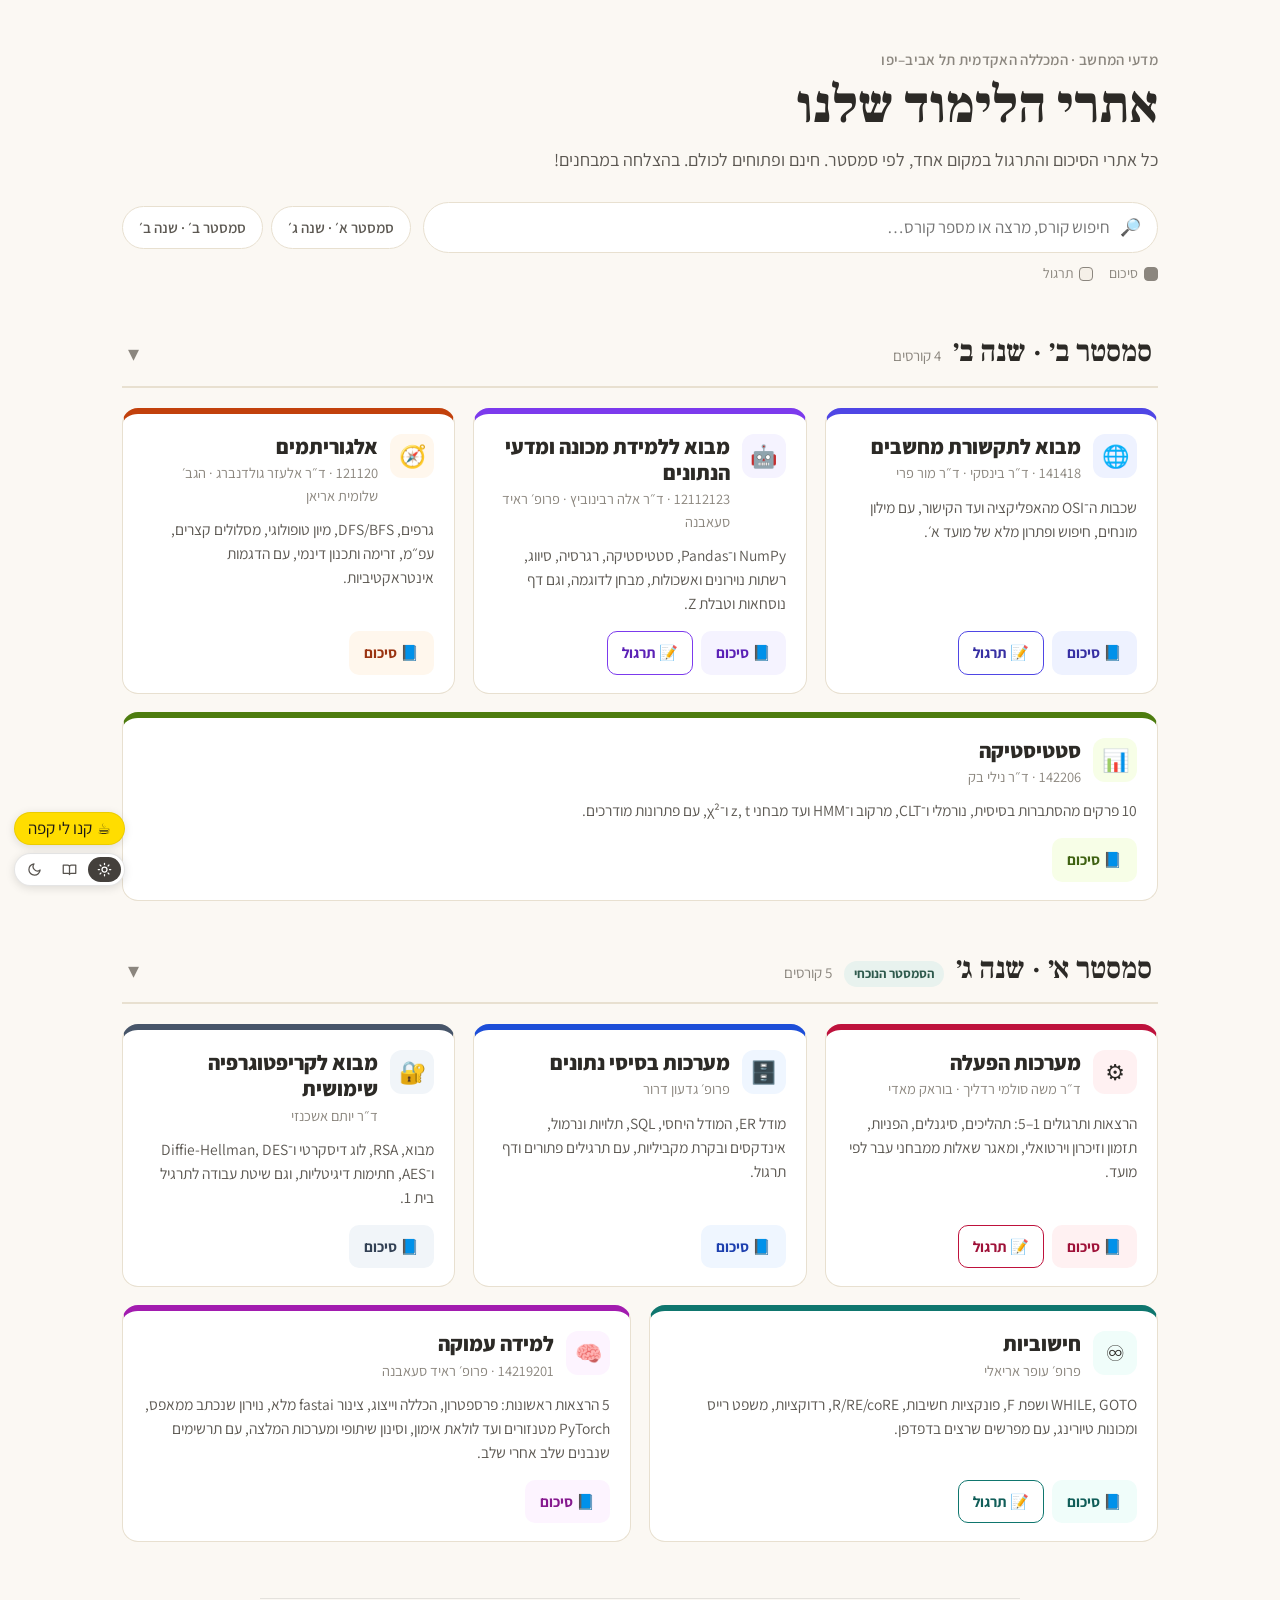
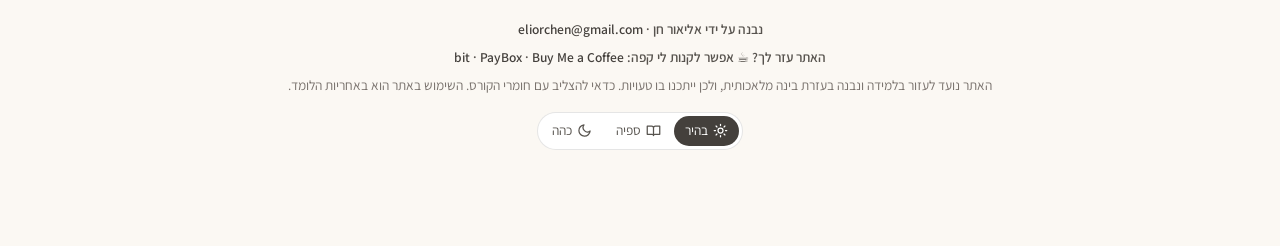
<file: index.html>
<!DOCTYPE html>
<html lang="he" dir="rtl">
<head>
<meta charset="utf-8">
<meta name="viewport" content="width=device-width, initial-scale=1">
<title>אתרי הלימוד · MTA</title>
<link rel="preconnect" href="https://fonts.googleapis.com">
<link rel="preconnect" href="https://fonts.gstatic.com" crossorigin>
<link href="https://fonts.googleapis.com/css2?family=Assistant:wght@400;500;600;700;800&family=Frank+Ruhl+Libre:wght@500;700;900&display=swap" rel="stylesheet">
<script data-goatcounter="https://eliorch.goatcounter.com/count" async src="//gc.zgo.at/count.js"></script>
<style>
  :root{
    --bg:#FBF8F3; --bg-soft:#F5F0E8; --card:#FFFFFF;
    --ink:#2C2A26; --ink-soft:#5C5852; --muted:#8B867E; --border:#E8E0D0;
    --teal:#7BA89A; --teal-bg:#E8F2EE; --teal-text:#2F5A4D;
    --pink:#E8B4BC; --pink-bg:#FAE9EC; --pink-text:#6E2A35;
    --lav:#B8A9D9; --lav-bg:#EDE6F5; --lav-text:#3D2E5C;
    --peach:#F0B894; --peach-bg:#FCEFE4; --peach-text:#7A4220;
    --sky:#9DBCDB; --sky-bg:#E7F0F9; --sky-text:#24476B;
    --sage:#B5C49A; --sage-bg:#EFF3E6; --sage-text:#3F4E24;
    --gold:#E2C47A; --gold-bg:#FBF3DE; --gold-text:#6B5212;
    --radius:16px;
  }
  *{box-sizing:border-box}
  html{scroll-behavior:smooth}
  body{
    margin:0; background:var(--bg); color:var(--ink);
    font-family:"Assistant",system-ui,sans-serif; font-size:17px; line-height:1.55;
  }
  .wrap{max-inline-size:1080px; margin-inline:auto; padding-inline:22px; padding-block:48px 64px}

  header.hero{margin-block-end:34px}
  .eyebrow{color:var(--muted); font-weight:600; letter-spacing:.02em; font-size:15px; margin:0 0 6px}
  h1{font-family:"Frank Ruhl Libre",serif; font-weight:900; font-size:clamp(34px,5.5vw,52px); line-height:1.1; margin:0 0 12px}
  .lead{color:var(--ink-soft); font-size:18px; max-inline-size:640px; margin:0}

  .tools{display:flex; flex-wrap:wrap; gap:12px; align-items:center; margin-block:28px 8px}
  .search{
    flex:1 1 260px; display:flex; align-items:center; gap:8px;
    background:var(--card); border:1px solid var(--border); border-radius:999px; padding:10px 16px;
  }
  .search input{border:0; outline:0; background:transparent; color:var(--ink); font:inherit; inline-size:100%}
  .search:focus-within{border-color:var(--teal)}
  .jump{display:flex; gap:8px; flex-wrap:wrap}
  .jump a{
    text-decoration:none; color:var(--ink-soft); font-weight:600; font-size:15px;
    border:1px solid var(--border); border-radius:999px; padding:9px 16px; background:var(--card);
  }
  .jump a:hover{color:var(--ink); border-color:var(--muted)}

  section.sem{margin-block-start:44px}
  .sem-head{display:flex; align-items:baseline; gap:12px; flex-wrap:wrap; border-block-end:2px solid var(--border); padding-block-end:10px; margin-block-end:20px}
  .sem-head{inline-size:100%; background:none; border:0; border-block-end:2px solid var(--border); color:inherit; font:inherit; text-align:start; cursor:pointer}
  .sem-head:hover h2{color:var(--ink-soft)}
  .chev{margin-inline-start:auto; font-size:22px; color:var(--muted); transition:transform .2s ease}
  section.sem.collapsed .chev{transform:rotate(90deg)}
  section.sem.collapsed .grid{display:none}
  section.sem.collapsed .sem-head{margin-block-end:0}
  .sem-tools{display:flex; gap:8px}
  .sem-head h2{font-family:"Frank Ruhl Libre",serif; font-weight:700; font-size:30px; margin:0}
  .sem-head .meta{color:var(--muted); font-size:15px}
  .badge-now{background:var(--teal-bg); color:var(--teal-text); font-weight:700; font-size:13px; border-radius:999px; padding:3px 10px}

  .grid{display:flex; flex-wrap:wrap; gap:18px}
  .card{
    --accent:var(--mta-acc); --accent-bg:var(--mta-acc-soft); --accent-text:var(--mta-acc-ink);
    flex:1 1 300px; max-inline-size:100%;
    background:var(--card); border:1px solid var(--border); border-radius:var(--radius);
    padding:20px 20px 18px; display:flex; flex-direction:column; gap:10px;
    border-block-start:6px solid var(--accent);
    transition:transform .15s ease, box-shadow .15s ease;
  }
  .card:hover{transform:translateY(-2px); box-shadow:0 8px 24px rgba(0,0,0,.06)}
  .card .top{display:flex; gap:12px; align-items:flex-start}
  .icon{
    flex:none; inline-size:44px; block-size:44px; border-radius:12px;
    display:grid; place-items:center; font-size:22px; background:var(--accent-bg);
  }
  .card h3{margin:0; font-size:21px; font-weight:800; line-height:1.25}
  .card .who{margin:2px 0 0; color:var(--muted); font-size:14.5px}
  .card .desc{margin:0; color:var(--ink-soft); font-size:15.5px}
  .links{display:flex; flex-wrap:wrap; gap:8px; margin-block-start:auto; padding-block-start:6px}
  .btn{
    display:inline-flex; align-items:center; gap:6px; text-decoration:none; font-weight:700; font-size:15px;
    border-radius:10px; padding:9px 14px; border:1.5px solid transparent;
  }
  .btn.sum{background:var(--accent-bg); color:var(--accent-text)}
  .btn.que{background:transparent; color:var(--accent-text); border-color:var(--accent)}
  .btn:hover{filter:brightness(.96)}
  .btn small{font-weight:500; opacity:.8}


  .empty{display:none; color:var(--muted); padding:30px 0; text-align:center}
  footer{margin-block-start:56px; color:var(--muted); font-size:14px; text-align:center}
  footer a{color:inherit}
  .legend{display:flex; gap:16px; flex-wrap:wrap; color:var(--muted); font-size:14px; margin-block-start:10px}
  .legend span{display:inline-flex; align-items:center; gap:6px}
  .dot{inline-size:14px; block-size:14px; border-radius:4px; background:var(--bg-soft); border:1.5px solid var(--muted)}
  .dot.fill{background:var(--muted)}
</style>
<!-- mta-theme --><link rel="stylesheet" href="site-theme.css"><script src="site-theme.js" data-course="home" data-fam="home" data-footer=".wrap"></script><!-- /mta-theme -->
</head>
<body>
<div class="wrap">

  <header class="hero">
    <p class="eyebrow">מדעי המחשב · המכללה האקדמית תל אביב–יפו</p>
    <h1>אתרי הלימוד שלנו</h1>
    <p class="lead">כל אתרי הסיכום והתרגול במקום אחד, לפי סמסטר. חינם ופתוחים לכולם. בהצלחה במבחנים!</p>

    <div class="tools">
      <label class="search">
        <span aria-hidden="true">🔎</span>
        <input id="q" type="search" placeholder="חיפוש קורס, מרצה או מספר קורס…" autocomplete="off">
      </label>
      <nav class="jump" aria-label="מעבר לסמסטר">
        <a href="#sem-3a">סמסטר א׳ · שנה ג׳</a>
        <a href="#sem-2b">סמסטר ב׳ · שנה ב׳</a>
      </nav>
    </div>
    <div class="legend">
      <span><i class="dot fill"></i> סיכום</span>
      <span><i class="dot"></i> תרגול</span>
    </div>
  </header>

  <!-- ================= סמסטר ב׳ שנה ב׳ ================= -->
  <section class="sem" id="sem-2b">
    <button class="sem-head" type="button" aria-expanded="true">
      <h2>סמסטר ב׳ · שנה ב׳</h2>
      <span class="meta">4 קורסים</span>
      <span class="chev" aria-hidden="true">▾</span>
    </button>
    <div class="grid">

      <article class="card mta-c-com" data-k="תקשורת מחשבים 141418 בינסקי מור פרי רשתות">
        <div class="top"><div class="icon">🌐</div>
          <div><h3>מבוא לתקשורת מחשבים</h3><p class="who">141418 · ד״ר בינסקי · ד״ר מור פרי</p></div></div>
        <p class="desc">שכבות ה־OSI מהאפליקציה ועד הקישור, עם מילון מונחים, חיפוש ופתרון מלא של מועד א׳.</p>
        <div class="links">
          <a class="btn sum" href="https://eliorch.github.io/comsum/">📘 סיכום</a>
          <a class="btn que" href="https://eliorch.github.io/comque/">📝 תרגול</a>
        </div>
      </article>

      <article class="card mta-c-ml" data-k="למידת מכונה מדעי הנתונים ml 12112123 רבינוביץ סעאבנה pandas רגרסיה">
        <div class="top"><div class="icon">🤖</div>
          <div><h3>מבוא ללמידת מכונה ומדעי הנתונים</h3><p class="who">12112123 · ד״ר אלה רבינוביץ · פרופ׳ ראיד סעאבנה</p></div></div>
        <p class="desc">NumPy ו־Pandas, סטטיסטיקה, רגרסיה, סיווג, רשתות נוירונים ואשכולות, מבחן לדוגמה, וגם דף נוסחאות וטבלת Z.</p>
        <div class="links">
          <a class="btn sum" href="https://eliorch.github.io/mlsum/">📘 סיכום</a>
          <a class="btn que" href="https://eliorch.github.io/mlque/">📝 תרגול</a>
        </div>
      </article>

      <article class="card mta-c-algo" data-k="אלגוריתמים 121120 גולדנברג שלומית אריאן גרפים dfs bfs דייקסטרה">
        <div class="top"><div class="icon">🧭</div>
          <div><h3>אלגוריתמים</h3><p class="who">121120 · ד״ר אלעזר גולדנברג · הגב׳ שלומית אריאן</p></div></div>
        <p class="desc">גרפים, DFS/BFS, מיון טופולוגי, מסלולים קצרים, עפ״מ, זרימה ותכנון דינמי, עם הדגמות אינטראקטיביות.</p>
        <div class="links">
          <a class="btn sum" href="https://eliorch.github.io/algosum/">📘 סיכום</a>
        </div>
      </article>

      <article class="card mta-c-stats" data-k="סטטיסטיקה 142206 בק מבחני השערות מרקוב">
        <div class="top"><div class="icon">📊</div>
          <div><h3>סטטיסטיקה</h3><p class="who">142206 · ד״ר נילי בק</p></div></div>
        <p class="desc">10 פרקים מהסתברות בסיסית, נורמלי ו־CLT, מרקוב ו־HMM ועד מבחני z, t ו־χ², עם פתרונות מודרכים.</p>
        <div class="links">
          <a class="btn sum" href="https://eliorch.github.io/statsum/">📘 סיכום</a>
        </div>
      </article>

    </div>
  </section>

  <!-- ================= סמסטר א׳ שנה ג׳ ================= -->
  <section class="sem" id="sem-3a">
    <button class="sem-head" type="button" aria-expanded="true">
      <h2>סמסטר א׳ · שנה ג׳</h2>
      <span class="badge-now">הסמסטר הנוכחי</span>
      <span class="meta">5 קורסים</span>
      <span class="chev" aria-hidden="true">▾</span>
    </button>
    <div class="grid">

      <article class="card mta-c-os" data-k="מערכות הפעלה os סולמי רדליך מאדי תהליכים זיכרון וירטואלי">
        <div class="top"><div class="icon">⚙️</div>
          <div><h3>מערכות הפעלה</h3><p class="who">ד״ר משה סולמי רדליך · בוראק מאדי</p></div></div>
        <p class="desc">הרצאות ותרגולים 1–5: תהליכים, סיגנלים, הפניות, תזמון וזיכרון וירטואלי, ומאגר שאלות ממבחני עבר לפי מועד.</p>
        <div class="links">
          <a class="btn sum" href="https://eliorch.github.io/ossum/">📘 סיכום</a>
          <a class="btn que" href="https://eliorch.github.io/osque/">📝 תרגול</a>
        </div>
      </article>

      <article class="card mta-c-db" data-k="מערכות בסיסי נתונים db דרור sql er מודל יחסי">
        <div class="top"><div class="icon">🗄️</div>
          <div><h3>מערכות בסיסי נתונים</h3><p class="who">פרופ׳ גדעון דרור</p></div></div>
        <p class="desc">מודל ER, המודל היחסי, SQL, תלויות ונרמול, אינדקסים ובקרת מקביליות, עם תרגילים פתורים ודף תרגול.</p>
        <div class="links">
          <a class="btn sum" href="https://eliorch.github.io/dbsum/">📘 סיכום</a>
        </div>
      </article>

      <article class="card mta-c-crypto" data-k="קריפטוגרפיה שימושית crypto אשכנזי הצפנה AES חתימות">
        <div class="top"><div class="icon">🔐</div>
          <div><h3>מבוא לקריפטוגרפיה שימושית</h3><p class="who">ד״ר יותם אשכנזי</p></div></div>
        <p class="desc">מבוא, RSA, לוג דיסקרטי ו־Diffie-Hellman, DES ו־AES, חתימות דיגיטליות, וגם שיטת עבודה לתרגיל בית 1.</p>
        <div class="links">
          <a class="btn sum" href="https://eliorch.github.io/cryptosum/">📘 סיכום</a>
        </div>
      </article>

      <article class="card mta-c-comp" data-k="חישוביות אריאלי while goto מכונת טיורינג רייס רדוקציות כריעות">
        <div class="top"><div class="icon">♾️</div>
          <div><h3>חישוביות</h3><p class="who">פרופ׳ עופר אריאלי</p></div></div>
        <p class="desc">WHILE, GOTO ושפת F, פונקציות חשיבות, R/RE/coRE, רדוקציות, משפט רייס ומכונות טיורינג, עם מפרשים שרצים בדפדפן.</p>
        <div class="links">
          <a class="btn sum" href="https://eliorch.github.io/computsum/">📘 סיכום</a>
          <a class="btn que" href="https://eliorch.github.io/computque/">📝 תרגול</a>
        </div>
      </article>

      <article class="card mta-c-dl" data-k="למידה עמוקה deep learning dl 14219201 סעאבנה ראיד fastai pytorch autograd טנזור סינון שיתופי המלצות רשתות נוירונים פרספטרון רגרסיה">
        <div class="top"><div class="icon">🧠</div>
          <div><h3>למידה עמוקה</h3><p class="who">14219201 · פרופ׳ ראיד סעאבנה</p></div></div>
        <p class="desc">5 הרצאות ראשונות: פרספטרון, הכללה וייצוג, צינור fastai מלא, נוירון שנכתב ממאפס, PyTorch מטנזורים ועד לולאת אימון, וסינון שיתופי ומערכות המלצה, עם תרשימים שנבנים שלב אחרי שלב.</p>
        <div class="links">
          <a class="btn sum" href="https://eliorch.github.io/dlsum/">📘 סיכום</a>
        </div>
      </article>

    </div>
  </section>

  <p class="empty" id="empty">לא נמצא קורס מתאים לחיפוש.</p>

</div>

<script>
  const q = document.getElementById('q');
  const cards = [...document.querySelectorAll('.card')];
  const sems = [...document.querySelectorAll('section.sem')];

  const KEY='semCollapsed';
  let saved={}; try{saved=JSON.parse(localStorage.getItem(KEY)||'{}')}catch(e){}
  function setOpen(s,open){
    s.classList.toggle('collapsed',!open);
    s.querySelector('.sem-head').setAttribute('aria-expanded',String(open));
  }
  sems.forEach(s=>{
    if(saved[s.id]) setOpen(s,false);
    s.querySelector('.sem-head').addEventListener('click',()=>{
      const open=s.classList.contains('collapsed');
      setOpen(s,open); saved[s.id]=!open;
      try{localStorage.setItem(KEY,JSON.stringify(saved))}catch(e){}
    });
  });
  document.querySelectorAll('.jump a').forEach(a=>a.addEventListener('click',()=>{
    const s=document.querySelector(a.getAttribute('href')); if(s) setOpen(s,true);
  }));
  q.addEventListener('input', () => {
    const t = q.value.trim().toLowerCase();
    let any = false;
    cards.forEach(c => {
      const hit = !t || (c.textContent + ' ' + c.dataset.k).toLowerCase().includes(t);
      c.style.display = hit ? '' : 'none';
      if (hit) any = true;
    });
    sems.forEach(s => {
      if (t) s.classList.remove('collapsed'); else if (saved[s.id]) s.classList.add('collapsed');
      s.style.display = [...s.querySelectorAll('.card')].some(c => c.style.display !== 'none') ? '' : 'none';
    });
    document.getElementById('empty').style.display = any ? 'none' : 'block';
  });
</script>
</body>
</html>
</file>
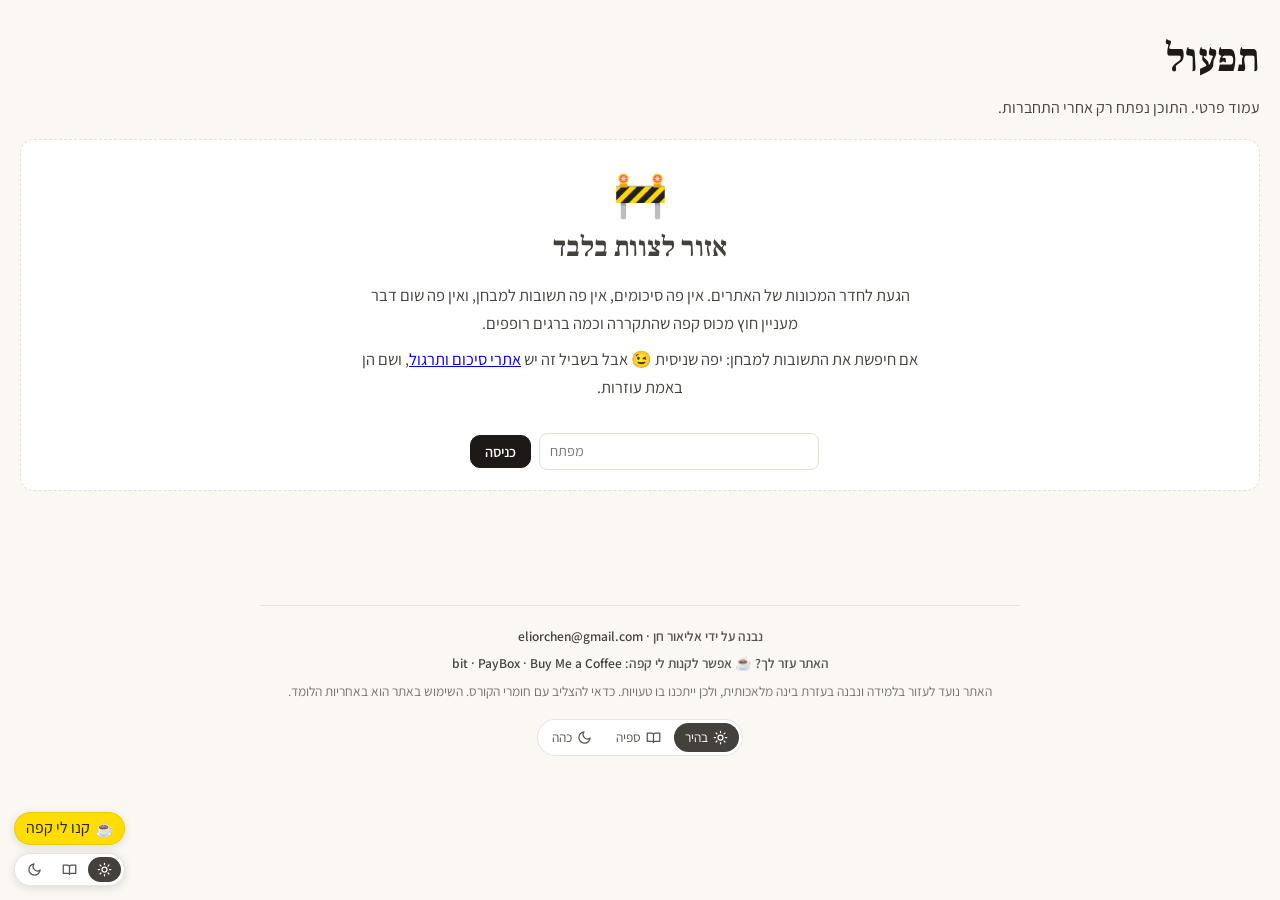
<file: issues.html>
<!DOCTYPE html><html lang="he" dir="rtl"><head><meta charset="utf-8"><meta name="robots" content="noindex, nofollow"><title>תפעול</title>
<script>location.replace("ops.html" + (location.hash || "#issues"));</script></head><body><a href="ops.html">לדף התפעול</a></body></html>
</file>
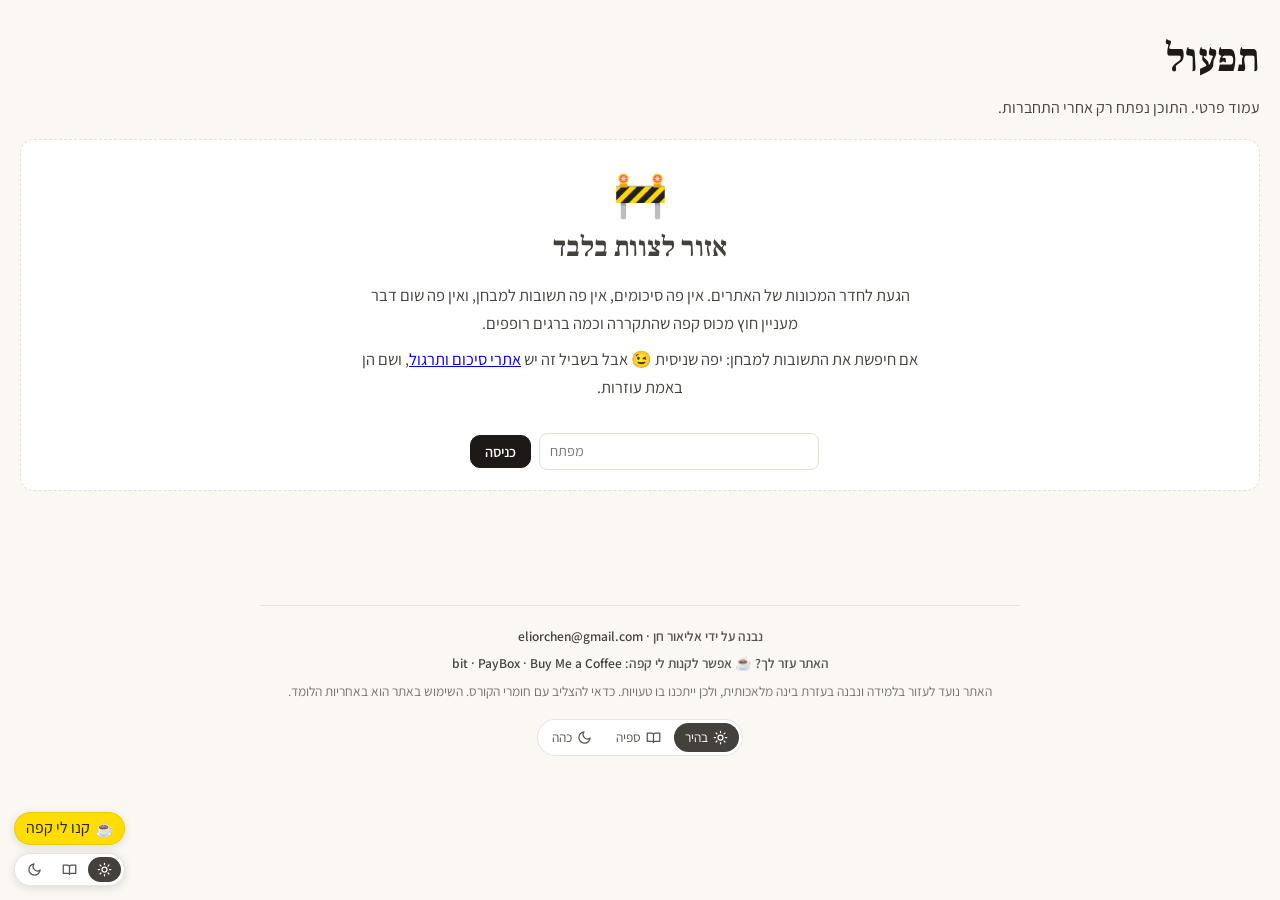
<file: ops.html>
<!DOCTYPE html>
<html lang="he" dir="rtl">
<head>
<meta charset="utf-8">
<meta name="viewport" content="width=device-width, initial-scale=1">
<meta name="robots" content="noindex, nofollow">
<title>תפעול · אתרי הלימוד</title>
<link rel="preconnect" href="https://fonts.googleapis.com">
<link rel="preconnect" href="https://fonts.gstatic.com" crossorigin>
<link href="https://fonts.googleapis.com/css2?family=Assistant:wght@400;500;600;700;800&family=Frank+Ruhl+Libre:wght@700&display=swap" rel="stylesheet">
<style>
  :root{--bg:#FBF8F3;--card:#fff;--ink:#1c1917;--soft:#44403c;--muted:#78716c;--border:#E8E0D0;--acc:#44403c}
  *{box-sizing:border-box}
  body{margin:0;background:var(--bg);color:var(--ink);font-family:"Assistant",-apple-system,sans-serif;font-size:16px;line-height:1.55}
  .wrap{max-width:1320px;margin:0 auto;padding:28px 20px 40px}
  h1{font-family:"Frank Ruhl Libre",Georgia,serif;font-size:40px;margin:0 0 6px}
  .sub{color:var(--soft);margin:0 0 18px}
  .bar{display:flex;flex-wrap:wrap;gap:10px;align-items:center;margin-bottom:16px}
  .bar input[type=search]{flex:1 1 240px;border:1px solid var(--border);border-radius:999px;padding:8px 16px;font:inherit;background:#fff}
  .btn{cursor:pointer;border:1.5px solid var(--border);background:#fff;color:var(--soft);border-radius:10px;padding:6px 14px;font:600 14.5px "Assistant",sans-serif}
  .btn:hover{border-color:var(--ink);color:var(--ink)}
  .btn.pri{background:var(--ink);border-color:var(--ink);color:#fff}
  .chips{display:flex;flex-wrap:wrap;gap:8px;margin-bottom:18px}
  .chip{cursor:pointer;border:1.5px solid var(--border);background:#fff;border-radius:999px;padding:4px 12px;font:600 14px "Assistant",sans-serif;color:var(--soft)}
  .chip[aria-pressed=true]{background:var(--mta-acc,#44403c);border-color:var(--mta-acc,#44403c);color:#fff}
  .status{font-size:14px;color:var(--muted);margin-inline-start:auto}
  .conn{background:#fff;border:1px dashed var(--border);border-radius:14px;padding:14px 18px;margin-bottom:18px;font-size:14.5px;color:var(--soft)}
  .conn input{font:inherit;border:1px solid var(--border);border-radius:8px;padding:6px 10px;min-width:280px;direction:ltr}
  .conn .ok{color:#15803d;font-weight:700}
  .board{display:grid;grid-template-columns:repeat(3,minmax(0,1fr));gap:18px;align-items:start}
  .col{background:#F5F0E8;border-radius:16px;padding:12px}
  .col h2{font-size:17px;margin:4px 6px 12px;display:flex;justify-content:space-between}
  .col h2 span{font-size:13px;color:var(--muted);font-weight:600}
  .card{background:var(--card);border:1px solid var(--border);border-radius:12px;padding:12px 14px;margin-bottom:10px;border-inline-start:5px solid var(--mta-acc)}
  .card .top{display:flex;flex-wrap:wrap;gap:6px;align-items:center;font-size:12.5px;color:var(--muted);margin-bottom:4px}
  .tag{font-weight:700;border-radius:999px;padding:1px 9px;background:var(--mta-acc-soft);color:var(--mta-acc-ink)}
  .card h3{font-size:16px;margin:2px 0 6px}
  .card .prob{white-space:pre-wrap;color:var(--soft);font-size:14.5px;margin:0 0 6px}
  .card details{font-size:13.5px;color:var(--soft)} .card details pre{white-space:pre-wrap;font-family:inherit;margin:6px 0 0;background:#FAF7F1;border-radius:8px;padding:8px 10px}
  .card .acts{display:flex;flex-wrap:wrap;gap:6px;margin-top:8px}
  .card .acts a,.card .acts button{font:600 13px "Assistant",sans-serif;text-decoration:none;cursor:pointer;border:1.5px solid var(--border);background:#fff;color:var(--soft);border-radius:8px;padding:3px 10px}
  .card .acts a:hover,.card .acts button:hover{border-color:var(--mta-acc);color:var(--mta-acc-ink)}
  .empty{color:var(--muted);text-align:center;padding:18px 0;font-size:14px}
  .err{color:#b91c1c}
  .tabs{display:flex;gap:6px;border-bottom:1px solid var(--border);margin:6px 0 20px}
  .tabs a{padding:8px 16px;font-weight:700;color:var(--muted);text-decoration:none;border-bottom:3px solid transparent;margin-bottom:-1px}
  .tabs a[aria-selected=true]{color:var(--ink);border-bottom-color:var(--ink)}
  .pv{display:block;border:1px solid var(--border);border-radius:12px;padding:14px 16px;margin:0 0 12px;text-decoration:none;color:inherit}
  .pv:hover{border-color:var(--ink)}
  .pv .k{font-size:12.5px;font-weight:700;color:var(--muted)}.pv .t{font-size:18px;font-weight:700;margin:2px 0 4px}.pv .d{font-size:14.5px;color:var(--muted)}
  .seg{display:inline-flex;border:1.5px solid var(--border);border-radius:10px;overflow:hidden;background:#fff}
  .seg button{all:unset;cursor:pointer;padding:6px 14px;font:600 14px "Assistant",sans-serif;color:var(--soft)}
  .seg button[aria-pressed=true]{background:var(--ink);color:#fff}
  .kpis{display:grid;grid-template-columns:repeat(auto-fit,minmax(180px,1fr));gap:14px;margin-bottom:18px}
  .kpi{background:#fff;border:1px solid var(--border);border-radius:14px;padding:14px 18px}
  .kpi b{display:block;font-size:30px;font-weight:800;line-height:1.2}
  .kpi span{font-size:13.5px;color:var(--muted)}
  .kpi .d{font-size:13px;font-weight:700;margin-inline-start:6px}
  .kpi .up{color:#15803d} .kpi .down{color:#b91c1c}
  .panel{background:#fff;border:1px solid var(--border);border-radius:14px;padding:16px 20px;margin-bottom:18px}
  .panel h2{font-size:17px;margin:0 0 12px}
  table.st{width:100%;border-collapse:collapse;font-size:15px}
  table.st th{text-align:right;font-size:13px;color:var(--muted);font-weight:600;padding:6px 8px;border-bottom:1px solid var(--border)}
  table.st td{padding:8px;border-bottom:1px solid #f3efe7;vertical-align:middle}
  table.st td.n{font-variant-numeric:tabular-nums;font-weight:700;white-space:nowrap}
  .sw{display:inline-block;width:10px;height:10px;border-radius:3px;background:var(--mta-acc);margin-inline-end:8px}
  .share{height:8px;border-radius:99px;background:#f1ece2;min-width:120px;overflow:hidden}
  .share i{display:block;height:100%;background:var(--mta-acc)}
  .note{font-size:13.5px;color:var(--muted)}
  #chart svg{display:block;width:100%;height:auto;direction:ltr}
  @media (max-width:900px){.board{grid-template-columns:1fr}}
  .col{border:1px solid transparent;transition:background .15s,border-color .15s}
  .col h2{padding-bottom:8px;border-bottom:3px solid var(--st)}
  .col.st-new{--st:#3B82F6;background:#EFF5FE}
  .col.st-working{--st:#D97706;background:#FDF5E6}
  .col.st-claude{--st:#7C3AED;background:#F4F0FD}
  .col.st-done{--st:#16A34A;background:#EDF7F0}
  .col.drop-on{border:2px dashed var(--st)}
  .card[draggable=true]{cursor:grab}
  .card.dragging{opacity:.45}
  html[data-mta-theme="dark"] .col.st-new{background:#18222f} html[data-mta-theme="dark"] .col.st-working{background:#2a2216}
  html[data-mta-theme="dark"] .col.st-claude{background:#231d30} html[data-mta-theme="dark"] .col.st-done{background:#17261c}
  .ed-rich{min-height:44px;padding:8px 12px;border:1px solid var(--border);border-radius:8px;background:#FFFEFA;font-size:15.5px;line-height:1.65;outline:none}
  .ed-rich:focus{border-color:#93a3b8;box-shadow:0 0 0 3px rgba(59,130,246,.15)}
  :is(.ed-rich,.ed-rich-view) :is(.ltr,bdi[dir=ltr]){direction:ltr;unicode-bidi:isolate}
  :is(.ed-rich,.ed-rich-view) .nw{white-space:nowrap}
  :is(.ed-rich,.ed-rich-view) p{margin:6px 0}
  :is(.ed-rich,.ed-rich-view) .f{display:block;direction:ltr;text-align:center;font-family:ui-monospace,Menlo,monospace;font-size:14.5px;background:#fef9e7;border:1px solid #fcd34d;color:#78350f;border-radius:8px;padding:8px 12px;margin:8px 0;white-space:pre-wrap}
  :is(.ed-rich,.ed-rich-view) :is(.mono,code){font-family:ui-monospace,Menlo,monospace;font-size:.92em}
  :is(.ed-rich,.ed-rich-view) pre{direction:ltr;text-align:left;font-family:ui-monospace,Menlo,monospace;font-size:13.5px;background:#1e2433;color:#e6edf7;border-radius:8px;padding:10px 14px;white-space:pre-wrap;margin:8px 0}
  :is(.ed-rich,.ed-rich-view) table{border-collapse:collapse;margin:8px auto;font-size:14px}
  :is(.ed-rich,.ed-rich-view) :is(td,th){border:1px solid #e5ded0;padding:4px 10px}
  :is(.ed-rich,.ed-rich-view) th{background:#f5f0e8}
  :is(.ed-rich,.ed-rich-view) :is(ul,ol){margin:6px 0;padding-inline-start:22px}
  .ed-ch :is(del,ins).ed-rich-view{white-space:normal;text-decoration:none}
  .ed-ch del.ed-rich-view{opacity:.8}
  .card .notes details summary{cursor:pointer;color:var(--muted);font-size:13px;list-style-position:inside}
  .card .notes details ul{list-style:none;margin:6px 0 0;padding:0}
  .card .notes details li{padding-top:6px;margin-top:6px;border-top:1px dashed var(--border)}
  body:not(.authed) :is(.tabs,#view-usage,#view-preview,#view-issues > :not(#conn)){display:none!important}
  body:not(.authed) #view-issues{display:block!important}
  body.checking #conn{visibility:hidden}
  .gate-lock{font-size:15px;color:var(--soft);margin:0 0 10px}
  .gate{text-align:center;padding:18px 10px 6px}
  .gate-ic{font-size:44px;line-height:1}
  .gate h2{font-family:"Frank Ruhl Libre",serif;font-size:28px;margin:10px 0 12px}
  .gate p{max-width:560px;margin:8px auto;font-size:16.5px;line-height:1.7;color:var(--soft)}
  .gate-key{display:flex;justify-content:center;gap:8px;align-items:center;flex-wrap:wrap;margin:18px 0 6px}
  .gate-key input{width:220px}
  .steps{margin:8px 0 6px;padding-inline-start:22px;line-height:1.7}
  .tag.done{background:#E3F1EB;color:#2F6B57}
  .card .who{font-size:13.5px;color:var(--muted);margin:0 0 6px}
  .card .notes{list-style:none;margin:8px 0 0;padding:8px 10px;background:#FAF7F1;border-radius:8px;font-size:13.5px;color:var(--soft)}
  .card .notes li+li{margin-top:6px;padding-top:6px;border-top:1px dashed var(--border)}
  .board{grid-template-columns:repeat(4,minmax(0,1fr))}
  dialog#editor{border:0;border-radius:16px;padding:0;width:min(900px,94vw);max-height:90vh;box-shadow:0 20px 60px rgba(0,0,0,.25)}
  dialog#editor::backdrop{background:rgba(28,25,23,.45)}
  .ed-box{padding:22px 26px;direction:rtl}
  .ed-box h2{margin:0 0 8px;font-size:22px}
  .ed-f{display:block;margin:10px 0}
  .ed-lab{font-size:13px;font-weight:700;color:var(--soft);margin-bottom:4px}
  .ed-f textarea,.ed-f input:not([type=checkbox]){width:100%;font:inherit;font-size:15px;line-height:1.5;padding:8px 10px;border:1px solid var(--border);border-radius:8px;background:#FFFEFA}
  .ed-cb{display:flex;gap:8px;align-items:center}
  .ed-g{border:1px solid var(--border);border-radius:10px;padding:6px 12px 10px;margin:10px 0}
  .ed-g legend{font-weight:700;font-size:13.5px;color:var(--soft);padding:0 6px}
  .ed-ch{margin:8px 0;font-size:14px} .ed-ch b{display:block;margin-bottom:2px}
  .ed-ch del{display:block;background:#FAE9EC;color:#7f1d1d;padding:4px 8px;border-radius:6px;white-space:pre-wrap}
  .ed-ch ins{display:block;background:#E3F1EB;color:#14532d;padding:4px 8px;border-radius:6px;margin-top:3px;text-decoration:none;white-space:pre-wrap}
  @media (max-width:1100px){.board{grid-template-columns:repeat(2,minmax(0,1fr))}}
</style>
<!-- mta-theme --><link rel="stylesheet" href="site-theme.css"><script src="site-theme.js" data-course="home" data-fam="home" data-footer="body"></script><!-- /mta-theme -->
</head>
<body>
<div class="wrap">
  <h1>תפעול</h1>
  <p class="sub">עמוד פרטי. התוכן נפתח רק אחרי התחברות.</p>
  <nav class="tabs" role="tablist">
    <a href="#issues" role="tab" id="tab-issues">דיווחים</a>
    <a href="#usage" role="tab" id="tab-usage">שימוש באתרים</a>
    <a href="#preview" role="tab" id="tab-preview">ממתינים לאישור</a>
  </nav>
  <section id="view-issues">
    <div class="conn" id="conn"></div>
    <div class="bar">
      <input type="search" id="q" placeholder="חיפוש בדיווחים…">
      <button class="btn" id="reload" type="button">רענון</button>
      <span class="status" id="status"></span>
    </div>
    <div class="chips" id="chips"></div>
    <div class="board" id="board"></div>
  </section>
  <section id="view-usage" hidden>
    <div class="conn" id="gconn"></div>
    <div class="bar">
      <span class="seg" id="range"><button type="button" data-d="7">7 ימים</button><button type="button" data-d="30">30 יום</button><button type="button" data-d="90">90 יום</button></span>
      <button class="btn" id="greload" type="button">רענון</button>
      <span class="status" id="gstatus"></span>
    </div>
    <div class="kpis" id="kpis"></div>
    <div class="panel"><h2>ביקורים ביום, בכל האתרים</h2><div id="chart"></div></div>
    <div class="panel"><h2>לפי אתר</h2><div id="sites"></div></div>
    <div class="panel"><h2>העמודים הנצפים ביותר</h2><div id="pages"></div></div>
    <p class="note">הנתונים מ־GoatCounter: ביקורים לפי עמוד. מי שחוסם סקריפטים של מעקב לא נספר, אז המספרים הם הערכה מלמטה.</p>
  </section>
  <section id="view-preview" hidden>
    <p class="note">אין כרגע עמודים שממתינים לאישור.</p>
  </section>
</div>
<dialog id="editor"></dialog>
<script>
(function () {
  "use strict";
  var OWNER = "EliorCh", INBOX = "ops-inbox";
  var SITES = [
    ["comque", "com", "תקשורת · תרגול"], ["comsum", "com", "תקשורת · סיכום"],
    ["mlque", "ml", "למידת מכונה · תרגול"], ["mlsum", "ml", "למידת מכונה · סיכום"],
    ["algosum", "algo", "אלגוריתמים"], ["statsum", "stats", "סטטיסטיקה"],
    ["osque", "os", "מערכות הפעלה · תרגול"], ["ossum", "os", "מערכות הפעלה · סיכום"],
    ["dbsum", "db", "בסיסי נתונים"], ["cryptosum", "crypto", "קריפטוגרפיה"],
    ["computque", "comp", "חישוביות · תרגול"], ["computsum", "comp", "חישוביות · סיכום"],
    ["dlsum", "dl", "למידה עמוקה"], ["main", "home", "דף הבית"]
  ];
  var SITE = {}; SITES.forEach(function (s) { SITE[s[0]] = s; });
  /* where each practice site keeps its questions (the editor rewrites these files) */
  var BANKS = {
    comque: { path: "questions.js", var: "QUESTIONS", list: function (d) { return d; } },
    mlque: { path: "questions.js", var: "QUESTIONS", list: function (d) { return d; }, open: { path: "open_questions.js", var: "OPEN_QUESTIONS", list: function (d) { return d; } } },
    osque: { path: "bank.js", var: "BANK", list: function (d) { return d.questions; } },
    computque: { path: "bank.js", var: "BANK", list: function (d) { return d.questions; } }
  };
  var STAGES = [["new", "חדשים"], ["working", "בטיפול"], ["claude", "אצל Claude"], ["done", "סגורים"]];
  var TK = "mta-gh-token", token = "", me = null, all = [], filter = "all";
  try { token = localStorage.getItem(TK) || ""; } catch (e) {}
  var $ = function (s) { return document.querySelector(s); };
  function esc(s) { return String(s == null ? "" : s).replace(/[&<>"]/g, function (c) { return { "&": "&amp;", "<": "&lt;", ">": "&gt;", '"': "&quot;" }[c]; }); }
  function b64dec(b) { var bin = atob(b.replace(/\n/g, "")), u = new Uint8Array(bin.length); for (var i = 0; i < bin.length; i++) u[i] = bin.charCodeAt(i); return new TextDecoder().decode(u); }
  function b64enc(s) { var u = new TextEncoder().encode(s), bin = ""; for (var i = 0; i < u.length; i += 0x8000) bin += String.fromCharCode.apply(null, u.subarray(i, i + 0x8000)); return btoa(bin); }
  function api(path, opt) {
    opt = opt || {};
    var h = { "Accept": "application/vnd.github+json" };
    if (token) h.Authorization = "Bearer " + token;
    if (opt.body) h["Content-Type"] = "application/json";
    return fetch("https://api.github.com" + path, { method: opt.method || "GET", headers: h, body: opt.body ? JSON.stringify(opt.body) : undefined, cache: "no-store" })
      .then(function (r) { return r.json().catch(function () { return {}; }).then(function (j) { if (!r.ok) { var e = new Error((j && j.message) || r.status); e.status = r.status; throw e; } return j; }); });
  }
  function getFile(repo, path) { return api("/repos/" + OWNER + "/" + repo + "/contents/" + path).then(function (f) { return { sha: f.sha, text: b64dec(f.content) }; }); }
  function putFile(repo, path, text, sha, message) { return api("/repos/" + OWNER + "/" + repo + "/contents/" + path, { method: "PUT", body: { message: message, content: b64enc(text), sha: sha } }); }

  /* ---------- connection ---------- */
  function drawConn() {
    var c = $("#conn");
    document.body.classList.toggle("authed", !!me);
    if (me) $(".sub").textContent = "הדיווחים של הסטודנטים, תיקון השאלות, והשימוש באתרים, במקום אחד.";
    if (me) setTimeout(route, 0);
    if (me) {
      c.innerHTML = '<span class="ok">מחובר כ־' + esc(me) + '</span> · אפשר לטפל בדיווחים ולתקן שאלות מכאן. <button class="btn" id="logout" type="button">ניתוק</button>';
      $("#logout").onclick = function () { try { localStorage.removeItem(TK); } catch (e) {} token = ""; me = null; all = []; drawConn(); draw(); };
    } else {
      var url = "https://github.com/settings/personal-access-tokens/new?name=" + encodeURIComponent("תפעול אתרי הלימוד") +
        "&description=" + encodeURIComponent("ops.html: reading reports and fixing questions") + "&target_name=" + OWNER + "&expires_in=366&contents=write";
      c.innerHTML = '<div class="gate"><div class="gate-ic">🚧</div><h2>אזור לצוות בלבד</h2>' +
        '<p>הגעת לחדר המכונות של האתרים. אין פה סיכומים, אין פה תשובות למבחן, ואין פה שום דבר מעניין חוץ מכוס קפה שהתקררה וכמה ברגים רופפים.</p>' +
        '<p>אם חיפשת את התשובות למבחן: יפה שניסית 😉 אבל בשביל זה יש <a href="./">אתרי סיכום ותרגול</a>, ושם הן באמת עוזרות.</p></div>' +
        '<div class="gate-key">'+
'<input id="tok" type="password" placeholder="מפתח" autocomplete="off" aria-label="מפתח GitHub"> <button class="btn pri" id="login" type="button">כניסה</button> <span id="cmsg"></span></div>';
      $("#login").onclick = function () {
        token = $("#tok").value.trim(); if (!token) return;
        api("/user").then(function (u) {
          if (u.login.toLowerCase() !== OWNER.toLowerCase()) throw new Error("הטוקן שייך ל־" + u.login + " ולא ל־" + OWNER);
          me = u.login; try { localStorage.setItem(TK, token); } catch (e) {} drawConn(); load(); setTimeout(route); setTimeout(route);
        }).catch(function (e) { token = ""; $("#cmsg").innerHTML = '<span class="err">' + esc(e.message) + "</span>"; });
      };
    }
  }

  /* ---------- load reports from the private inbox ---------- */
  function load() {
    if (!me) { draw(); return; }
    $("#status").textContent = "טוען…";
    api("/repos/" + OWNER + "/" + INBOX + "/contents/reports").then(function (list) {
      list = (list || []).filter(function (f) { return /\.json$/.test(f.name); });
      return Promise.all(list.map(function (f) {
        return getFile(INBOX, f.path).then(function (g) { var r = JSON.parse(g.text); r._sha = g.sha; r._path = f.path; return r; }).catch(function () { return null; });
      }));
    }).then(function (rs) {
      all = rs.filter(Boolean).sort(function (a, b) { return a.created < b.created ? 1 : -1; });
      $("#status").textContent = all.length + " דיווחים · עודכן " + new Date().toLocaleTimeString("he-IL", { hour: "2-digit", minute: "2-digit" });
      chips(); draw();
    }).catch(function (e) {
      all = []; chips(); draw();
      if (e.status !== 404) { $("#status").innerHTML = '<span class="err">' + esc(e.message) + "</span>"; return; }
      /* 404 on reports/: either no reports yet, or the repo is missing / not in this GitHub key */
      api("/repos/" + OWNER + "/" + INBOX).then(function () {
        $("#status").textContent = "אין עדיין דיווחים.";
      }, function () {
        $("#status").innerHTML = '<span class="err">מפתח ה־GitHub הזה לא רואה את הריפו ops-inbox. או שהריפו עוד לא נוצר (<a href="https://github.com/new?name=ops-inbox&visibility=private" target="_blank" rel="noopener">ליצירה ↗</a>, פרטי), או שהוא לא נבחר במפתח (<a href="https://github.com/settings/personal-access-tokens" target="_blank" rel="noopener">עריכת המפתח ↗</a> ← Repository access ← להוסיף את ops-inbox).</span>';
      });
    });
  }
  function stageOf(r) { return r.status === "fixed" || r.status === "rejected" ? "done" : (r.status || "new"); }
  function chips() {
    var used = {}; all.forEach(function (r) { var s = SITE[r.site]; var k = s ? s[1] : "home"; used[k] = (used[k] || 0) + 1; });
    var names = { com: "תקשורת", ml: "למידת מכונה", algo: "אלגוריתמים", stats: "סטטיסטיקה", os: "מערכות הפעלה", db: "בסיסי נתונים", crypto: "קריפטוגרפיה", comp: "חישוביות", home: "אחר" };
    var h = '<button class="chip" data-f="all" aria-pressed="' + (filter === "all") + '">הכל · ' + all.length + "</button>";
    Object.keys(used).forEach(function (k) { h += '<button class="chip mta-c-' + k + '" data-f="' + k + '" aria-pressed="' + (filter === k) + '">' + names[k] + " · " + used[k] + "</button>"; });
    $("#chips").innerHTML = h;
    $("#chips").querySelectorAll(".chip").forEach(function (b) { b.onclick = function () { filter = b.dataset.f; chips(); draw(); }; });
  }
  var WHO = { me: "אני", claude: "Claude" };
  function card(r) {
    var s = SITE[r.site] || [r.site, "home", r.site], st = r.status || "new", who = r.reporter || {};
    var editable = !!BANKS[r.site];
    var acts = "";
    if (r.url) acts += '<a href="' + esc(r.url) + '" target="_blank" rel="noopener">לשאלה באתר ↗</a>';
    if (st !== "fixed" && st !== "rejected") {
      if (editable) acts += '<button data-a="edit">✎ עריכת השאלה</button>';
      if (st === "new") acts += '<button data-a="working">התחלת טיפול</button>';
      if (st !== "claude") acts += '<button data-a="claude">לתיקון על ידי Claude</button>';
      acts += '<button data-a="fixed">טופל ✓</button><button data-a="rejected">לא דורש שינוי</button>';
    } else acts += '<button data-a="new">פתיחה מחדש</button>';
    if (who.email) acts += '<a href="mailto:' + esc(who.email) + "?subject=" + encodeURIComponent("לגבי הדיווח שלך: " + (r.qlabel || "")) + '">✉ השבה</a>';
    var noteLi = function (n) {
      return '<li><b>' + esc(WHO[n.by] || n.by) + "</b> · " + esc(new Date(n.at).toLocaleDateString("he-IL")) + "<br>" + esc(n.text) + (n.commit ? ' <a target="_blank" rel="noopener" href="' + esc(n.commit) + '">שינוי ↗</a>' : "") + "</li>";
    };
    var ns = r.notes || [], last = ns.length ? noteLi(ns[ns.length - 1]) : "";
    var older = ns.slice(0, -1).reverse().map(noteLi).join("");
    var notes = last ? last + (older ? '<li class="older"><details><summary>עוד ' + (ns.length - 1) + " עדכונים קודמים</summary><ul>" + older + "</ul></details></li>" : "") : "";
    var stLabel = { fixed: "תוקן", rejected: "לא דורש שינוי" }[st];
    return '<article class="card mta-c-' + s[1] + '" draggable="true" data-id="' + esc(r.id) + '"><div class="top"><span class="tag">' + esc(s[2]) + "</span><span>" +
      new Date(r.created).toLocaleDateString("he-IL") + "</span>" + (stLabel ? '<span class="tag done">' + stLabel + "</span>" : "") + "</div>" +
      "<h3>" + esc(r.qlabel || r.qid) + "</h3>" + '<p class="prob">' + esc(r.problem) + "</p>" +
      (who.name || who.email || who.year ? '<p class="who">מאת: ' + esc([who.name, who.email, who.year].filter(Boolean).join(" · ")) + "</p>" : "") +
      (r.question ? "<details><summary>נוסח השאלה</summary><pre>" + esc(r.question) + "</pre></details>" : "") +
      (notes ? '<ul class="notes">' + notes + "</ul>" : "") +
      '<div class="acts">' + acts + "</div></article>";
  }
  function draw() {
    if (!me) { $("#board").innerHTML = ""; return; }
    var q = ($("#q").value || "").trim().toLowerCase();
    var list = all.filter(function (r) { var s = SITE[r.site]; return (filter === "all" || (s ? s[1] : "home") === filter) && (!q || JSON.stringify(r).toLowerCase().indexOf(q) >= 0); });
    $("#board").innerHTML = STAGES.map(function (st) {
      var items = list.filter(function (r) { return stageOf(r) === st[0]; });
      return '<section class="col st-' + st[0] + '" data-stage="' + st[0] + '"><h2>' + st[1] + "<span>" + items.length + "</span></h2>" + (items.length ? items.map(card).join("") : '<div class="empty">אין כאן כלום</div>') + "</section>";
    }).join("");
  }
  function byId(id) { for (var i = 0; i < all.length; i++) if (all[i].id === id) return all[i]; }

  /* save a report back to the inbox (re-reading it first, so a change made meanwhile by Claude is kept) */
  function saveReport(r, change) {
    return getFile(INBOX, r._path).then(function (g) {
      var cur = JSON.parse(g.text); change(cur);
      return putFile(INBOX, r._path, JSON.stringify(cur, null, 1), g.sha, "report " + cur.id + ": " + cur.status).then(function () { cur._path = r._path; return cur; });
    });
  }
  function setStatus(r, st, text, extra) {
    return saveReport(r, function (cur) {
      cur.status = st; cur.notes = cur.notes || [];
      if (text) cur.notes.push(Object.assign({ by: "me", at: new Date().toISOString(), text: text }, extra || {}));
    });
  }
  $("#board").addEventListener("click", function (e) {
    var b = e.target.closest("button[data-a]"); if (!b) return;
    var r = byId(b.closest(".card").dataset.id), a = b.dataset.a;
    if (a === "edit") { openEditor(r); return; }
    var text = "";
    if (a === "claude") { text = prompt("מה לבקש מ־Claude? (אפשר להשאיר ריק: Claude יבדוק את הדיווח ויתקן אם צריך)") ; if (text === null) return; text = "בקשה ל־Claude: " + (text || "לבדוק את הדיווח ולתקן אם צריך"); }
    if (a === "rejected") { text = prompt("למה לא צריך לשנות? (יישמר כהערה)") || ""; }
    if (a === "fixed") text = "סומן כמטופל";
    if (a === "working") text = "התחלתי לטפל";
    if (a === "new") text = "נפתח מחדש";
    b.disabled = true; b.textContent = "…";
    setStatus(r, a, text).then(load).catch(function (err) { b.textContent = "שגיאה: " + err.message; });
  });
  /* drag a card to another column: same as the buttons (Claude asks for an instruction, "closed" = handled) */
  var DROP = { "new": ["new", "נפתח מחדש"], working: ["working", "התחלתי לטפל"], claude: ["claude", null], done: ["fixed", "סומן כמטופל"] };
  var dragId = null;
  $("#board").addEventListener("dragstart", function (e) {
    var c = e.target.closest && e.target.closest(".card"); if (!c) return;
    dragId = c.dataset.id; c.classList.add("dragging");
    e.dataTransfer.effectAllowed = "move"; e.dataTransfer.setData("text/plain", dragId);
  });
  $("#board").addEventListener("dragend", function () {
    dragId = null;
    document.querySelectorAll(".dragging, .drop-on").forEach(function (x) { x.classList.remove("dragging", "drop-on"); });
  });
  $("#board").addEventListener("dragover", function (e) {
    var col = e.target.closest && e.target.closest(".col"); if (!col || !dragId) return;
    e.preventDefault(); e.dataTransfer.dropEffect = "move";
    document.querySelectorAll(".drop-on").forEach(function (x) { if (x !== col) x.classList.remove("drop-on"); });
    col.classList.add("drop-on");
  });
  $("#board").addEventListener("drop", function (e) {
    var col = e.target.closest && e.target.closest(".col"); if (!col || !dragId) return;
    e.preventDefault();
    var r = byId(dragId), stage = col.dataset.stage; col.classList.remove("drop-on");
    if (!r || stageOf(r) === stage) return;
    var to = DROP[stage], text = to[1];
    if (stage === "claude") {
      text = prompt("מה לבקש מ־Claude? (אפשר להשאיר ריק: Claude יבדוק את הדיווח ויתקן אם צריך)"); if (text === null) return;
      text = "בקשה ל־Claude: " + (text || "לבדוק את הדיווח ולתקן אם צריך");
    }
    r.status = to[0]; draw();                       /* move it right away; the save follows */
    $("#status").textContent = "שומר…";
    setStatus(r, to[0], text).then(load).catch(function (err) { $("#status").innerHTML = '<span class="err">השמירה נכשלה: ' + esc(err.message) + "</span>"; load(); });
  });
  $("#reload").onclick = load;
  $("#q").oninput = draw;

  /* ---------- question editor ---------- */
  var LABELS = { question: "השאלה", q: "השאלה", intro: "פתיח", options: "תשובות", correctIndex: "התשובה הנכונה (מספר, מ־0)", correct: "התשובה הנכונה",
    explanation: "הסבר", expl: "הסבר", official: "הפתרון הרשמי", answer: "תשובה", parts: "סעיפים", label: "תווית", sol: "פתרון", hints: "רמזים", html: "תוכן",
    title: "כותרת", source: "מקור", code: "קוד", note: "הערה", subtopic: "תת־נושא", sub: "תת־נושא", check: "אימות", points: "נקודות" };
  var SKIP = { id: 1, topic: 1, exam: 1, examLabel: 1, date: 1, num: 1, half: 1, type: 1, variants: 1, table: 1, atable: 1, tree: 1, rep: 1, label_: 1 };
  var ED = null;
  /* a field holding real markup (not a stray "<" in text) is edited as formatted text, not as code */
  var HTMLISH = /<(p|div|span|bdi|strong|em|b|i|u|table|tr|td|th|ul|ol|li|pre|code|br|sub|sup|a|h[1-6])\b[^>]*>/i;
  function field(path, val, key) {
    var lab = '<div class="ed-lab">' + esc(LABELS[key] || key) + "</div>";
    if (typeof val === "string" && HTMLISH.test(val)) return '<div class="ed-f">' + lab + '<div class="ed-rich" contenteditable="true" dir="rtl" data-p="' + esc(path) + '" data-rich="1">' + val + "</div></div>";
    if (typeof val === "string") return '<label class="ed-f">' + lab + '<textarea data-p="' + esc(path) + '" rows="' + Math.min(14, Math.max(2, Math.ceil(val.length / 90) + (val.split("\n").length - 1))) + '">' + esc(val) + "</textarea></label>";
    if (typeof val === "number") return '<label class="ed-f">' + lab + '<input type="number" data-p="' + esc(path) + '" data-num="1" value="' + val + '"></label>';
    if (typeof val === "boolean") return '<label class="ed-f ed-cb"><input type="checkbox" data-p="' + esc(path) + '" data-bool="1"' + (val ? " checked" : "") + ">" + esc(LABELS[key] || key) + "</label>";
    if (Array.isArray(val)) return '<fieldset class="ed-g"><legend>' + esc(LABELS[key] || key) + "</legend>" + val.map(function (v, i) {
      return typeof v === "object" && v ? '<fieldset class="ed-g"><legend>' + (i + 1) + "</legend>" + obj(path + "." + i, v) + "</fieldset>" : field(path + "." + i, v, (LABELS[key] || key) + " " + (i + 1));
    }).join("") + "</fieldset>";
    if (val && typeof val === "object") return '<fieldset class="ed-g"><legend>' + esc(LABELS[key] || key) + "</legend>" + obj(path, val) + "</fieldset>";
    return "";
  }
  function obj(path, o) { return Object.keys(o).filter(function (k) { return !SKIP[k] && o[k] !== null; }).map(function (k) { return field(path + "." + k, o[k], k); }).join(""); }
  /* end of the JSON array/object that starts at i (strings are JSON: double quotes only) */
  function litEnd(t, i) {
    var d = 0, inS = false;
    for (var k = i; k < t.length; k++) {
      var c = t[k];
      if (inS) { if (c === "\\") k++; else if (c === '"') inS = false; continue; }
      if (c === '"') inS = true; else if (c === "[" || c === "{") d++; else if ((c === "]" || c === "}") && --d === 0) return k + 1;
    }
    throw new Error("קובץ השאלות לא במבנה הצפוי");
  }
  function setAt(o, path, v) { var ks = path.split(".").slice(1); for (var i = 0; i < ks.length - 1; i++) o = o[ks[i]]; o[ks[ks.length - 1]] = v; }
  function getAt(o, path) { path.split(".").slice(1).forEach(function (k) { o = o == null ? o : o[k]; }); return o; }
  function openEditor(r) {
    var bank = BANKS[r.site]; if (!bank) return;
    if (bank.open && /פתוחה/.test(r.kind || "")) bank = bank.open;
    var dlg = $("#editor"); dlg.innerHTML = '<div class="ed-box"><p>טוען את השאלה…</p></div>'; dlg.showModal();
    getFile(r.site, bank.path).then(function (f) {
      var i = f.text.indexOf("window." + bank.var); if (i < 0) throw new Error("לא מצאתי את " + bank.var + " בקובץ " + bank.path);
      var s = f.text.indexOf("=", i) + 1; while (/\s/.test(f.text[s])) s++;
      var e = litEnd(f.text, s);
      var data = JSON.parse(f.text.slice(s, e)), list = bank.list(data);
      var q = list.filter(function (x) { return String(x.id) === String(r.qid); })[0];
      if (!q) throw new Error("השאלה " + r.qid + " לא נמצאה בקובץ " + bank.path);
      ED = { r: r, bank: bank, file: f, data: data, q: q, orig: JSON.parse(JSON.stringify(q)), pre: f.text.slice(0, s), post: f.text.slice(e), oneLine: f.text.slice(s, e).indexOf("\n") < 0 };
      dlg.innerHTML = '<form class="ed-box" method="dialog"><h2>עריכת ' + esc(r.qlabel || r.qid) + "</h2>" +
        '<p class="prob"><b>הדיווח:</b> ' + esc(r.problem) + "</p>" +
        '<div class="ed-fields">' + obj("", q) + "</div>" +
        '<label class="ed-f">' + '<div class="ed-lab">הערה לדיווח (תופיע בהיסטוריה)</div><input id="ed-note" placeholder="למשל: תיקנתי את ההסבר של סעיף ב"></label>' +
        '<div class="ed-diff" id="ed-diff"></div>' +
        '<div class="acts"><button type="button" class="btn" id="ed-prev">תצוגת השינויים</button><button type="button" class="btn pri" id="ed-save">שמירה ופרסום</button><button type="button" class="btn" id="ed-cancel">ביטול</button></div>' +
        '<p class="note">השמירה מעדכנת את הקובץ באתר <b>' + esc(r.site) + "</b> ב־GitHub, והאתר מתעדכן תוך דקה בערך. הדיווח עובר ל״סגורים״.</p></form>";
      dlg.querySelectorAll("[data-rich]").forEach(function (el) {
        el._orig = getAt(ED.orig, el.dataset.p); el._seen = el.innerHTML;
        el.addEventListener("paste", function (ev) {   /* paste as plain text, never someone else's styling */
          ev.preventDefault(); document.execCommand("insertText", false, (ev.clipboardData || window.clipboardData).getData("text/plain"));
        });
      });
      $("#ed-cancel").onclick = function () { dlg.close(); };
      $("#ed-prev").onclick = function () { collect(); $("#ed-diff").innerHTML = diffHTML(); };
      $("#ed-save").onclick = save;
    }).catch(function (e) { dlg.innerHTML = '<div class="ed-box"><p class="err">' + esc(e.message) + '</p><button class="btn" onclick="this.closest(\'dialog\').close()">סגירה</button></div>'; });
  }
  function collect() {
    $("#editor").querySelectorAll("[data-p]").forEach(function (el) {
      var v = el.dataset.rich ? (el.innerHTML === el._seen ? el._orig : el.innerHTML) : el.dataset.bool ? el.checked : el.dataset.num ? Number(el.value) : el.value;
      setAt(ED.q, el.dataset.p, v);
    });
  }
  function changes() {
    var out = [];
    $("#editor").querySelectorAll("[data-p]").forEach(function (el) {
      var a = getAt(ED.orig, el.dataset.p), b = getAt(ED.q, el.dataset.p);
      if (JSON.stringify(a) !== JSON.stringify(b)) out.push([el.dataset.p.slice(1), a, b, !!el.dataset.rich]);
    });
    return out;
  }
  function diffHTML() {
    var c = changes();
    return c.length ? "<h3>מה ישתנה</h3>" + c.map(function (x) { return '<div class="ed-ch"><b>' + esc(x[0].split(".").map(function (k) { return LABELS[k] || (/^\d+$/.test(k) ? Number(k) + 1 : k); }).join(" › ")) + '</b>' + (x[3] ? '<del class="ed-rich-view">' + x[1] + '</del><ins class="ed-rich-view">' + x[2] + "</ins>" : "<del>" + esc(x[1]) + "</del><ins>" + esc(x[2]) + "</ins>") + "</div>"; }).join("") : '<p class="note">אין שינויים.</p>';
  }
  function save() {
    collect(); var c = changes(), btn = $("#ed-save");
    if (!c.length) { $("#ed-diff").innerHTML = diffHTML(); return; }
    btn.disabled = true; btn.textContent = "שומר…";
    var body = ED.oneLine ? JSON.stringify(ED.data) : JSON.stringify(ED.data, null, 1);
    var text = ED.pre + body + ED.post;
    var note = ($("#ed-note").value || "").trim() || ("תיקנתי: " + c.map(function (x) { return x[0]; }).join(", "));
    putFile(ED.r.site, ED.bank.path, text, ED.file.sha, "Fix " + (ED.r.qlabel || ED.r.qid) + " (report " + ED.r.id + ")\n\n" + note)
      .then(function (res) { return setStatus(ED.r, "fixed", note, { commit: res.commit && res.commit.html_url }); })
      .then(function () { $("#editor").close(); load(); })
      .catch(function (e) { btn.disabled = false; btn.textContent = "שמירה ופרסום"; $("#ed-diff").innerHTML = '<p class="err">השמירה נכשלה: ' + esc(e.message) + (e.status === 409 ? " (הקובץ השתנה בינתיים. סגרו ופתחו שוב את העורך.)" : "") + "</p>"; });
  }

  if (token) document.body.classList.add("checking");
  if (token) api("/user").finally(function () { document.body.classList.remove("checking"); }).then(function (u) { if (u.login.toLowerCase() === OWNER.toLowerCase()) me = u.login; else token = ""; drawConn(); load(); setTimeout(route); }).catch(function () { token = ""; drawConn(); draw(); });
  drawConn(); draw();
  /* ======================= usage (GoatCounter) ======================= */
  var GC = "https://eliorch.goatcounter.com/api/v0", GK = "mta-gc-token", days = 30, gtoken = "";
  try { gtoken = localStorage.getItem(GK) || ""; } catch (e) {}
  var SITE_OF = {}; SITES.forEach(function (s) { SITE_OF[s[0]] = s; });
  /* GoatCounter allows 4 API requests a second, and the browser adds a pre-check (OPTIONS) before each call,
     so calls go one at a time, ~0.7 s apart, with a retry when one is turned away. */
  var gq = Promise.resolve(), GAP = 700;
  function wait(ms) { return new Promise(function (r) { setTimeout(r, ms); }); }
  function gonce(path) {
    return fetch(GC + path, { headers: { "Authorization": "Bearer " + gtoken } })
      .then(function (r) {
        if (r.ok) return r.json();
        return r.text().then(function (body) {
          var m = ""; try { m = JSON.parse(body).error || ""; } catch (e) {}
          throw gerr(r.status, m);
        });
      }, function () {
        var err = new Error("לא התקבלה תשובה מ־GoatCounter (חסימה של הדפדפן או עומס רגעי). אם יש חוסם פרסומות, כדאי לכבות אותו לאתר הזה ולרענן.");
        err.retry = true; throw err;
      });
  }
  function gerr(status, m) {
          var err;
          if (status === 401 || status === 403) err = new Error("GoatCounter דחה את המפתח" + (m ? " (" + m + ")" : "") + ". צריך מפתח עם הרשאת Read statistics.");
          else if (status === 429) { err = new Error("GoatCounter מגביל את קצב הבקשות. לנסות שוב בעוד דקה."); err.retry = true; }
          else if (status === 404) err = new Error("GoatCounter לא מצא את האתר eliorch (404). כדאי לבדוק שהכתובת של הדשבורד שלך היא eliorch.goatcounter.com, ושהמפתח נוצר באותו אתר.");
          else err = new Error("שגיאה מ־GoatCounter: " + status + (m ? " · " + m : ""));
          return err;
  }
  function gdirect(path) {
    var run = gq.then(function () {
      var tries = 0;
      function attempt() {
        return gonce(path).catch(function (e) {
          if (!e.retry || ++tries > 3) throw e;
          return wait(1200 * tries).then(attempt);
        });
      }
      return attempt();
    });
    gq = run.then(function () { return wait(GAP); }, function () { return wait(GAP); });
    return run;
  }
  /* first choice: ask through the report relay (Google's servers call GoatCounter, so nothing in the browser can block it) */
  var RELAY = "https://script.google.com/macros/s/AKfycbwe0X00W-l6fK2QrrsSmIme9NGE5iyO9IVR74VXYEeWYvLWF1RqNjhX4MqAW5wXkt47rg/exec";
  var relayMode = null, relayOld = false;
  /* gserver: true once the relay answers with its own stored GoatCounter key (GC_TOKEN), unlocked by the GitHub key */
  var gserver = null, gwhy = "";
  function viaRelay(path) {
    var body = { action: "stats", paths: [path.replace(/^\//, "")] };
    if (gtoken) body.gc = gtoken; else body.gh = token;
    return fetch(RELAY, { method: "POST", body: JSON.stringify(body) })
      .then(function (r) { return r.json(); })
      .then(function (j) {
        if (!body.gc && !(j.version >= 3)) { relayOld = true; var o0 = new Error("old relay"); o0.old = true; throw o0; }
        if (!j.results) {
          var o = new Error(j.error || "old relay"); o.old = true; o.code = j.error || "";
          if (!j.version || j.version < 3) relayOld = true;
          throw o;
        }
        var x = j.results[0];
        if (x.status === 200) return JSON.parse(x.body);
        var m = ""; try { m = JSON.parse(x.body).error || ""; } catch (e) {}
        var e2 = gerr(x.status, m); e2.status = x.status; throw e2;
      });
  }
  function gapi(path) {
    if (!gtoken) return viaRelay(path);   /* no key in this browser: only the relay's stored key can answer */
    if (relayMode === false) return gdirect(path);
    return viaRelay(path).then(function (v) { relayMode = true; return v; }, function (e) {
      if (e.status) throw e;                 /* GoatCounter itself answered with an error: show it */
      relayMode = false; return gdirect(path);
    });
  }
  function gfail(el, e) {
    if (relayOld) e = new Error(e.message + " · כדי לעקוף את זה, צריך לעדכן את שירות השליחה בגוגל לגרסה החדשה (המדריך, ״עדכון שירות השליחה״).");
    el.innerHTML = '<span class="err">' + esc(e.message) + '</span> <a href="https://eliorch.goatcounter.com" target="_blank" rel="noopener">לדשבורד של GoatCounter ↗</a>';
  }
  /* without a key in this browser, ask the relay once whether it holds one */
  /* the GoatCounter key is also kept in the private inbox repo (settings/goatcounter.json),
     so any browser that has the GitHub key gets it too */
  var GFILE = "settings/goatcounter.json";
  function saveGKey(k) {
    return getFile(INBOX, GFILE).then(function (g) { return g.sha; }, function () { return undefined; }).then(function (sha) {
      return putFile(INBOX, GFILE, JSON.stringify({ key: k, saved: new Date().toISOString() }, null, 1) + "\n", sha, "ops: GoatCounter key");
    }).catch(function () {});
  }
  function gcheck() { var e = Date.now(); return gapi("/stats/total?start=" + iso(e - 864e5) + "&end=" + iso(e)); }
  function tryServer() {
    if (gtoken || !token) return Promise.resolve(false);
    return getFile(INBOX, GFILE).then(function (g) {
      var k = (JSON.parse(g.text).key || "").trim(); if (!k) throw new Error("empty");
      gtoken = k; return gcheck().then(function () { try { localStorage.setItem(GK, k); } catch (e) {} return true; }, function (e) { gtoken = ""; throw e; });
    }).catch(function () { return relayKey(); });
  }
  function relayKey() {
    var was = relayOld;
    return viaRelay("stats/total?start=" + iso(Date.now() - 864e5) + "&end=" + iso(Date.now())).finally(function () { relayOld = was; }).then(function () { gserver = true; return true; }, function (e) {
      gserver = false;
      gwhy = e.code === "no-gc-token" ? "בשירות השליחה בגוגל עוד לא הוגדר GC_TOKEN."
        : e.code === "not-owner" ? "שירות השליחה בגוגל לא זיהה את מפתח ה־GitHub כמפתח של הבעלים."
        : relayOld ? "שירות השליחה בגוגל עדיין בגרסה ישנה, צריך לפרסם אותו מחדש (Manage deployments ← עריכה ← New version)."
        : e.status ? e.message : "שירות השליחה בגוגל לא ענה: " + e.message;
      return false;
    });
  }
  function drawG() {
    var c = $("#gconn");
    if (!gtoken && gserver) {
      c.innerHTML = '<span class="ok">מחובר ל־GoatCounter דרך שירות השליחה בגוגל</span>';
    } else if (gtoken) {
      c.innerHTML = '<span class="ok">מחובר ל־GoatCounter</span> <button class="btn" id="glogout" type="button">ניתוק</button>';
      $("#glogout").onclick = function () {
        try { localStorage.removeItem(GK); } catch (e) {} gtoken = ""; gwhy = ""; drawG();
        getFile(INBOX, GFILE).then(function (g) { return api("/repos/" + OWNER + "/" + INBOX + "/contents/" + GFILE, { method: "DELETE", body: { message: "ops: remove GoatCounter key", sha: g.sha } }); }).catch(function () {});
      };
    } else {
      c.innerHTML = '<b>חיבור חד־פעמי ל־GoatCounter.</b> המפתח נשמר בריפו הפרטי ops-inbox, כך שבפעם הבאה הוא ייטען לבד בכל דפדפן שנכנסים ממנו עם מפתח ה־GitHub. <ol class="steps"><li><a href="https://eliorch.goatcounter.com/user/api" target="_blank" rel="noopener">יצירת מפתח API ב־GoatCounter ↗</a></li>' +
        '<li>לתת לו שם, לסמן רק את <b><bdi>Read statistics</bdi></b>, ללחוץ <bdi>Create</bdi>, ולהעתיק ולהדביק כאן:</li></ol>' +
'<input id="gtok" type="password" placeholder="מפתח API" autocomplete="off"> <button class="btn pri" id="glogin" type="button">התחברות</button> <span id="gmsg"></span>';
      $("#glogin").onclick = function () {
        gtoken = $("#gtok").value.trim(); if (!gtoken) return;
        gcheck().then(function () { try { localStorage.setItem(GK, gtoken); } catch (e) {} saveGKey(gtoken); gwhy = ""; drawG(); loadG(); })
          .catch(function (e) { gtoken = ""; gfail($("#gmsg"), e); });
      };
    }
    $("#range").querySelectorAll("button").forEach(function (b) { b.setAttribute("aria-pressed", String(+b.dataset.d === days)); });
  }
  function iso(d) { d = new Date(d); d.setUTCMinutes(0, 0, 0); return d.toISOString().replace(/\.\d+Z$/, "Z"); }
  function siteOf(path) { var s = (path || "").split("/")[1] || "main"; return SITE_OF[s] || null; }
  function loadG() {
    if (!gtoken && !gserver) { ["#kpis", "#chart", "#sites", "#pages"].forEach(function (s) { $(s).innerHTML = ""; }); return; }
    $("#gstatus").textContent = "טוען…";
    var end = Date.now(), start = end - days * 864e5, pstart = start - days * 864e5;
    var q = "start=" + iso(start) + "&end=" + iso(end);
    var hits = [];
    function page(excl) {
      return gapi("/stats/hits?" + q + "&limit=100&group=day" + excl.map(function (x) { return "&exclude_paths=" + x; }).join("")).then(function (r) {
        hits = hits.concat(r.hits || []);
        if (r.more && hits.length < 500) return page(hits.map(function (h) { return h.path_id; }));
      });
    }
    Promise.all([
      gapi("/stats/total?" + q),
      gapi("/stats/total?start=" + iso(pstart) + "&end=" + iso(start)).catch(function () { return null; }),
      page([])
    ]).then(function (res) { renderG(res[0], res[1], hits); $("#gstatus").textContent = "עודכן " + new Date().toLocaleTimeString("he-IL", { hour: "2-digit", minute: "2-digit" }); })
      .catch(function (e) { gfail($("#gstatus"), e); });
  }
  function fmt(n) { return Number(n || 0).toLocaleString("he-IL"); }
  function series(stats) { return (stats || []).map(function (s) { return [s.day, s.daily || 0]; }); }
  function renderG(tot, prev, hits) {
    var total = tot.total || 0, ptotal = prev ? prev.total || 0 : null;
    var bySite = {};
    hits.filter(function (h) { return !h.event; }).forEach(function (h) {
      var s = siteOf(h.path); var k = s ? s[0] : "אחר";
      var b = bySite[k] || (bySite[k] = { s: s, n: 0, days: {} });
      b.n += h.count || 0;
      (h.stats || []).forEach(function (d) { b.days[d.day] = (b.days[d.day] || 0) + (d.daily || 0); });
    });
    var sites = Object.keys(bySite).map(function (k) { return bySite[k]; }).sort(function (a, b) { return b.n - a.n; });
    var delta = ptotal ? Math.round(100 * (total - ptotal) / ptotal) : null;
    $("#kpis").innerHTML =
      '<div class="kpi"><b>' + fmt(total) + (delta === null ? "" : '<span class="d ' + (delta >= 0 ? "up" : "down") + '">' + (delta >= 0 ? "▲ " : "▼ ") + Math.abs(delta) + "%</span>") + "</b><span>ביקורים ב־" + days + " הימים האחרונים" + (delta === null ? "" : ", לעומת התקופה שלפני") + "</span></div>" +
      '<div class="kpi"><b>' + fmt(Math.round(total / days)) + "</b><span>ממוצע ביקורים ביום</span></div>" +
      '<div class="kpi"><b>' + sites.length + "</b><span>אתרים עם ביקורים</span></div>" +
      '<div class="kpi"><b>' + (sites[0] && sites[0].s ? esc(sites[0].s[2]) : "–") + "</b><span>האתר הכי פעיל</span></div>";
    $("#chart").innerHTML = lineChart(series(tot.stats));
    var max = sites.length ? sites[0].n : 1;
    $("#sites").innerHTML = sites.length ? '<table class="st"><tr><th>אתר</th><th>ביקורים</th><th>חלק מהכלל</th><th>לאורך התקופה</th></tr>' + sites.map(function (b) {
      var name = b.s ? b.s[2] : "אחר", cls = b.s ? "mta-c-" + b.s[1] : "";
      var sp = Object.keys(b.days).sort().map(function (d) { return b.days[d]; });
      return '<tr class="' + cls + '"><td><span class="sw"></span>' + esc(name) + '</td><td class="n">' + fmt(b.n) + '</td><td><div class="share"><i style="width:' + Math.round(100 * b.n / max) + '%"></i></div></td><td>' + spark(sp) + "</td></tr>";
    }).join("") + "</table>" : '<div class="empty">אין ביקורים בתקופה הזו</div>';
    var top = hits.filter(function (h) { return !h.event; }).sort(function (a, b) { return b.count - a.count; }).slice(0, 12);
    $("#pages").innerHTML = top.length ? '<table class="st"><tr><th>עמוד</th><th>אתר</th><th>ביקורים</th></tr>' + top.map(function (h) {
      var s = siteOf(h.path);
      return '<tr class="' + (s ? "mta-c-" + s[1] : "") + '"><td><a href="https://eliorch.github.io' + esc(h.path) + '" target="_blank" rel="noopener">' + esc(h.title || h.path) + '</a></td><td><span class="sw"></span>' + esc(s ? s[2] : "") + '</td><td class="n">' + fmt(h.count) + "</td></tr>";
    }).join("") + "</table>" : '<div class="empty">אין נתונים</div>';
  }
  /* single-series line chart: one color, light grid, the last value labeled */
  function lineChart(pts) {
    if (!pts.length) return '<div class="empty">אין נתונים</div>';
    var W = 900, H = 220, L = 40, R = 16, T = 14, B = 28, n = pts.length;
    var mx = Math.max.apply(null, pts.map(function (p) { return p[1]; }).concat([1]));
    var nice = Math.pow(10, Math.floor(Math.log10(mx))); mx = Math.ceil(mx / nice) * nice;
    var x = function (i) { return L + (W - L - R) * (n === 1 ? 0.5 : i / (n - 1)); }, y = function (v) { return T + (H - T - B) * (1 - v / mx); };
    var g = "";
    [0, 0.5, 1].forEach(function (f) { var v = Math.round(mx * f); g += '<line x1="' + L + '" x2="' + (W - R) + '" y1="' + y(v) + '" y2="' + y(v) + '" stroke="#ece6da"/><text x="' + (L - 6) + '" y="' + (y(v) + 4) + '" text-anchor="end" font-size="11" fill="#8b867e">' + v + "</text>"; });
    var step = Math.max(1, Math.round(n / 6));
    pts.forEach(function (p, i) { if (i % step === 0 || i === n - 1) g += '<text x="' + x(i) + '" y="' + (H - 8) + '" text-anchor="middle" font-size="11" fill="#8b867e">' + p[0].slice(5).split("-").reverse().join("/") + "</text>"; });
    var d = pts.map(function (p, i) { return (i ? "L" : "M") + x(i).toFixed(1) + "," + y(p[1]).toFixed(1); }).join("");
    var area = d + "L" + x(n - 1).toFixed(1) + "," + y(0) + "L" + x(0).toFixed(1) + "," + y(0) + "Z";
    var last = pts[n - 1];
    return '<svg viewBox="0 0 ' + W + " " + H + '" role="img" aria-label="ביקורים ביום">' + g +
      '<path d="' + area + '" fill="#44403c" fill-opacity=".08"/><path d="' + d + '" fill="none" stroke="#44403c" stroke-width="2.2" stroke-linejoin="round"/>' +
      '<circle cx="' + x(n - 1) + '" cy="' + y(last[1]) + '" r="4" fill="#44403c"/><text x="' + (x(n - 1) - 8) + '" y="' + (y(last[1]) - 8) + '" text-anchor="end" font-size="12" font-weight="700" fill="#1c1917">' + last[1] + "</text>" +
      pts.map(function (p, i) { return '<rect x="' + (x(i) - (W - L - R) / n / 2) + '" y="' + T + '" width="' + ((W - L - R) / n) + '" height="' + (H - T - B) + '" fill="transparent"><title>' + p[0] + ": " + p[1] + " ביקורים</title></rect>"; }).join("") + "</svg>";
  }
  function spark(v) {
    if (!v.length) return "";
    var W = 120, H = 26, mx = Math.max.apply(null, v.concat([1]));
    var d = v.map(function (a, i) { return (i ? "L" : "M") + (W * (v.length === 1 ? 0.5 : i / (v.length - 1))).toFixed(1) + "," + (H - 2 - (H - 4) * a / mx).toFixed(1); }).join("");
    return '<svg viewBox="0 0 ' + W + " " + H + '" width="' + W + '" height="' + H + '" style="direction:ltr"><path d="' + d + '" fill="none" stroke="var(--mta-acc)" stroke-width="1.8"/></svg>';
  }
  $("#range").addEventListener("click", function (e) { var b = e.target.closest("button"); if (!b) return; days = +b.dataset.d; drawG(); loadG(); });
  $("#greload").onclick = loadG;


  /* ---- tabs ---- */
  var gLoaded = false;
  function route() {
    var u = location.hash === "#usage" && !!me, pv = location.hash === "#preview" && !!me;
    $("#view-issues").hidden = u || pv; $("#view-usage").hidden = !u; $("#view-preview").hidden = !pv;
    $("#tab-issues").setAttribute("aria-selected", String(!u && !pv)); $("#tab-usage").setAttribute("aria-selected", String(u)); $("#tab-preview").setAttribute("aria-selected", String(pv));
    if (u && !gLoaded) { gLoaded = true; $("#gconn").textContent = "מתחבר…"; tryServer().then(function () { drawG(); loadG(); }); }
  }
  addEventListener("hashchange", route); route();
})();
</script>
</body>
</html>
</file>
<file: site-theme.css>
@import url("https://fonts.googleapis.com/css2?family=Assistant:wght@400;500;600;700;800&family=Frank+Ruhl+Libre:wght@500;700;900&display=swap");
/* =====================================================================
   Shared design language for all of Elior's MTA study sites.
   Loaded by every site as ../main/site-theme.css (+ site-theme.js).
   One place to change: course colors, themes, footer, per-family hooks.
   ===================================================================== */

/* ---------- 1. Course colors (one line per course; .mta-c-<course> applies them to a single element, e.g. a card on the home page) ---------- */
:root{
  --mta-acc:#4f46e5; --mta-acc-soft:#eef2ff; --mta-acc-ink:#3730a3;
  --mta-side1:#1e1b4b; --mta-side2:#312e81; --mta-hi:#fbbf24;
}
html[data-course="com"],.mta-c-com{--mta-acc:#4f46e5;--mta-acc-soft:#eef2ff;--mta-acc-ink:#3730a3;--mta-side1:#1e1b4b;--mta-side2:#312e81}
html[data-course="ml"],.mta-c-ml{--mta-acc:#7c3aed;--mta-acc-soft:#f5f3ff;--mta-acc-ink:#5b21b6;--mta-side1:#2e1065;--mta-side2:#4c1d95}
html[data-course="algo"],.mta-c-algo{--mta-acc:#c2410c;--mta-acc-soft:#fff7ed;--mta-acc-ink:#9a3412;--mta-side1:#431407;--mta-side2:#7c2d12}
html[data-course="stats"],.mta-c-stats{--mta-acc:#4d7c0f;--mta-acc-soft:#f7fee7;--mta-acc-ink:#3f6212;--mta-side1:#1a2e05;--mta-side2:#365314}
html[data-course="os"],.mta-c-os{--mta-acc:#be123c;--mta-acc-soft:#fff1f2;--mta-acc-ink:#9f1239;--mta-side1:#4c0519;--mta-side2:#881337}
html[data-course="db"],.mta-c-db{--mta-acc:#1d4ed8;--mta-acc-soft:#eff6ff;--mta-acc-ink:#1e40af;--mta-side1:#172554;--mta-side2:#1e3a8a}
html[data-course="comp"],.mta-c-comp{--mta-acc:#0f766e;--mta-acc-soft:#f0fdfa;--mta-acc-ink:#115e59;--mta-side1:#042f2e;--mta-side2:#134e4a}
html[data-course="dl"],.mta-c-dl{--mta-acc:#a21caf;--mta-acc-soft:#fdf4ff;--mta-acc-ink:#86198f;--mta-side1:#4a044e;--mta-side2:#701a75}
html[data-course="crypto"],.mta-c-crypto{--mta-acc:#475569;--mta-acc-soft:#f1f5f9;--mta-acc-ink:#334155;--mta-side1:#0f172a;--mta-side2:#1e293b}
html[data-course="home"],.mta-c-home{--mta-acc:#44403c;--mta-acc-soft:#f5f5f4;--mta-acc-ink:#292524;--mta-side1:#1c1917;--mta-side2:#292524}

/* ---------- 2. Reading themes (chosen by the student, saved across all sites) ---------- */
/* dark = recolored by site-theme.js from what is on screen (Material dark-theme guidance: #121212-like page, off-white text, desaturated accents).
   Until that first pass finishes the page stays hidden for a moment, so there is no white flash. */
html[data-mta-theme="dark"]{background:#141312;color-scheme:dark}
html[data-mta-theme="dark"]:not(.mta-dark-ready) body{opacity:0;animation:mtaShow 0s linear 1.2s forwards}
@keyframes mtaShow{to{opacity:1}}
html[data-mta-theme="dark"] .mta-theme{background:#26241f;border-color:rgba(255,255,255,.14)}
html[data-mta-theme="dark"] .mta-theme button{color:#d6d3d1}
html[data-mta-theme="dark"] .mta-theme button:hover{background:rgba(255,255,255,.08)}
/* sepia = warmer paper only. No filter: text keeps the crisp dark ink of the light theme */
html[data-mta-theme="sepia"],html[data-mta-theme="sepia"][data-fam]{
  --bg:#f4ecd9;--bg-soft:#ece2cb;--bg-paper:#fbf6ea;--paper:#fbf6ea;--surface:#fbf6ea;--card:#fbf6ea;--bg-card:#fbf6ea;--sunk:#efe6d2;
  --rule:#e3d8bf;--rule-soft:#ece3cf;--line:#e3d8bf;--border:#e3d8bf;--grid:#efe6d2;
  --ink:#1c1917;--fg:#1c1917;--ink-soft:#3b3530;--ink-2:#3b3530;--ink-mute:#5c544c;--muted:#5c544c}
html[data-mta-theme="sepia"][data-fam="os"]{--ink:var(--mta-acc)}
html[data-mta-theme="sepia"] body{background-color:#f4ecd9}
html[data-mta-theme="sepia"] .mta-foot{color:#5c544c}

/* ---------- 3. Footer and theme switcher ---------- */
.mta-foot{direction:rtl;text-align:center;margin:56px auto 24px;padding:20px 16px 8px;max-width:760px;
  border-top:1px solid rgba(0,0,0,.09);color:#78716c;font-size:13.5px;line-height:1.6;font-family:inherit}
.mta-foot p{margin:0 0 6px;color:inherit}
.mta-foot .mta-by{font-weight:600;color:#57534e}
.mta-foot a{color:var(--mta-acc);text-decoration:none}
.mta-foot a:hover{text-decoration:underline}
.mta-theme{display:inline-flex;gap:2px;padding:3px;border-radius:999px;background:#fff;border:1px solid rgba(0,0,0,.1);direction:rtl}
.mta-theme button svg{display:block}
.mta-theme button{all:unset;cursor:pointer;display:inline-flex;align-items:center;gap:5px;padding:4px 11px;border-radius:999px;
  font:500 13px/1.4 inherit;color:#57534e;font-family:inherit}
.mta-theme button:hover{background:#f5f5f4}
.mta-theme button[aria-pressed="true"]{background:var(--mta-acc);color:#fff}
.mta-theme button:focus-visible{outline:2px solid var(--mta-acc);outline-offset:1px}
.mta-theme-inline{margin-top:10px}
.mta-theme-float{position:fixed;left:14px;bottom:14px;z-index:90;box-shadow:0 2px 10px rgba(0,0,0,.12)}
.mta-theme-float .mta-l{display:none}
.mta-theme-float button{padding:5px 9px;font-size:14px}
@media print{.mta-theme-float,.mta-theme-inline,.mta-coffee{display:none}}
/* Buy Me a Coffee / PayBox: floats above the theme switcher, opens a small chooser */
.mta-coffee{position:fixed;left:14px;bottom:58px;z-index:90;direction:rtl;font-family:inherit}
.mta-coffee-btn{all:unset;box-sizing:border-box;cursor:pointer;display:inline-flex;align-items:center;justify-content:center;gap:5px;padding:0 6px;border-radius:999px;white-space:nowrap;
  background:#ffdd00;color:#1c1917;font:600 13px/1.4 inherit;font-family:inherit;box-shadow:0 2px 10px rgba(0,0,0,.12);
  border:1px solid rgba(0,0,0,.08);transition:transform .15s,box-shadow .15s}
.mta-coffee-btn:hover{transform:translateY(-2px);box-shadow:0 6px 16px rgba(0,0,0,.22)}
.mta-coffee-btn:focus-visible{outline:2px solid #1c1917;outline-offset:2px}
.mta-coffee-i{font-size:15px;line-height:1}
.mta-coffee-pop{position:absolute;left:0;bottom:calc(100% + 8px);width:240px;background:#fff;color:#1c1917;border-radius:14px;padding:12px;
  box-shadow:0 8px 28px rgba(0,0,0,.22);border:1px solid rgba(0,0,0,.08)}
.mta-coffee-pop[hidden]{display:none}
.mta-coffee-pop p{margin:0 0 6px;font-size:14px;font-weight:600;text-align:center}
.mta-cf{display:flex;align-items:center;gap:11px;margin-top:6px;padding:7px 9px;border-radius:11px;text-decoration:none !important;color:#1c1917 !important;
  border:1px solid #e7e5e4;transition:background .12s}
.mta-cf:hover{background:#f5f5f4}
.mta-cf img{width:38px;height:38px;border-radius:9px;flex:none}
.mta-cf span{display:flex;flex-direction:column;align-items:flex-start}
.mta-cf b{font-size:15px}
.mta-cf small{font-size:12px;color:#78716c}
html body:has(.mta-theme-float) .palfab{box-sizing:border-box;padding:0 6px;font-size:13px;font-weight:700;line-height:1.4;white-space:nowrap;
  display:inline-flex;align-items:center;justify-content:center;box-shadow:0 2px 10px rgba(0,0,0,.12)}
html body.pal-open .palfab{display:none}
.mta-cf-any{display:block;font-weight:500;font-size:12.5px;color:#78716c;margin-top:2px}
.mta-cf-qr{margin-top:6px;padding:10px;border-radius:11px;background:#f5f5f4;text-align:center}
.mta-cf-qr[hidden]{display:none}
.mta-cf-qr img{display:block;width:150px;height:150px;margin:0 auto 6px;border-radius:6px}
.mta-cf-open{display:block;margin-top:6px;font-size:12.5px;color:var(--mta-acc,#2563eb) !important;text-decoration:underline !important}
.mta-cf-qr span{font-size:12.5px;color:#57534e;line-height:1.5}
.mta-foot .mta-coffee-line{font-weight:600;color:#57534e}

/* ---------- 4. Family hooks: map the course color into each site family ---------- */

/* 4a. Summary sites with the indigo sidebar (comsum, algosum, statsum, mlsum) */
html[data-fam="ind"]{--indigo-9:var(--mta-side2);--indigo-7:var(--mta-acc);--indigo-3:color-mix(in srgb,var(--mta-acc) 40%,#fff);--indigo-1:var(--mta-acc-soft)}
html[data-fam="ind"] .sidebar{background:linear-gradient(180deg,var(--mta-side1) 0%,var(--mta-side2) 100%)}
html[data-fam="ind"] .sidebar :is(.brand-sub,.nav-list a){color:rgba(255,255,255,.78)}
html[data-fam="ind"] .sidebar :is(.brand-meta,.nav-label){color:rgba(255,255,255,.55)}
html[data-fam="ind"] .sidebar .nav-list a:hover,html[data-fam="ind"] .sidebar .nav-list a.active{color:#fff}

/* 4b. Computability summary (computsum) */
html[data-fam="rail"] body{--accent:var(--mta-acc);--accent-soft:var(--mta-acc-soft)}
html[data-fam="rail"] .rail{background:linear-gradient(180deg,var(--mta-side1) 0%,var(--mta-side2) 100%)}
html[data-fam="rail"] .rail :is(a.ch,.brand small){color:rgba(255,255,255,.8)}
html[data-fam="rail"] .rail :is(.secs a,.brand-meta,.nav-label){color:rgba(255,255,255,.58)}
html[data-fam="rail"] .rail :is(a.ch:hover,a.ch.active,.secs a.on,.secs a:hover){color:#fff}

/* 4c. Operating-systems summary (ossum) */
html[data-fam="os"]{--ink:var(--mta-acc);--rail-1:var(--mta-side1);--rail-2:var(--mta-side2)}
html[data-fam="os"] nav.side :is(.sub,a.sec){color:rgba(255,255,255,.62)}
html[data-fam="os"] nav.side a.ch{color:rgba(255,255,255,.85)}

/* shared building blocks the restyled families use */
html[data-fam="db"],html[data-fam="cr"]{--mta-serif:"Frank Ruhl Libre",Georgia,serif;--mta-sans:"Assistant",-apple-system,sans-serif}

/* 4d. Database systems summary (dbsum) */
html[data-fam="db"]{--paper:#fbf9f3;--surface:#fffefa;--ink:#1c1917;--muted:#6f6863;--line:#e7e5e0;--grid:#f1efe9}
html[data-fam="db"] body{font-family:var(--mta-sans);
  background-image:radial-gradient(circle at 20% 0%,rgba(99,102,241,.035),transparent 40%),radial-gradient(circle at 80% 100%,rgba(245,158,11,.035),transparent 40%);background-attachment:fixed}
html[data-fam="db"] :is(h1,h2,h3){font-family:var(--mta-serif);font-weight:700}
html[data-fam="db"] h1{letter-spacing:-.02em}
html[data-fam="db"] main h2{border-bottom:0;position:relative;padding-inline-start:18px;padding-bottom:0;letter-spacing:-.01em}
html[data-fam="db"] main h2::before{content:"";position:absolute;inset-inline-start:0;top:.3em;bottom:.3em;width:4px;border-radius:2px;background:var(--mta-acc)}
html[data-fam="db"] nav.side{background:linear-gradient(180deg,var(--mta-side1),var(--mta-side2))!important;color:#fff;border:0!important}
html[data-fam="db"] nav.side :is(.brand,a){color:rgba(255,255,255,.82)}
html[data-fam="db"] nav.side .brand{font-family:var(--mta-serif);font-weight:700;color:#fff}
html[data-fam="db"] nav.side :is(.navh,li.navpart){color:rgba(255,255,255,.55)}
html[data-fam="db"] nav.side a:hover{background:rgba(255,255,255,.08);color:#fff}
html[data-fam="db"] nav.side :is(a.active,ol.pages a[aria-current="page"]){background:rgba(255,255,255,.12);color:#fff;box-shadow:inset -3px 0 0 var(--mta-hi)}
html[data-fam="db"] .menubtn{background:var(--mta-side2);color:#fff;border-color:var(--mta-side2)}
html[data-fam="db"] table{border-radius:10px;overflow:hidden;box-shadow:0 1px 2px rgba(28,25,23,.04),0 1px 3px rgba(28,25,23,.06)}

/* 4e. Cryptography summary (cryptosum) */
html[data-fam="cr"]{--bg:#fbf9f3;--paper:#fffefa;--ink:#1c1917;--muted:#6f6863;--line:#e7e5e0;--side:var(--mta-side1);--accent:var(--mta-acc)}
html[data-fam="cr"] body{font-family:var(--mta-sans);
  background-image:radial-gradient(circle at 20% 0%,rgba(99,102,241,.035),transparent 40%),radial-gradient(circle at 80% 100%,rgba(245,158,11,.035),transparent 40%);background-attachment:fixed}
html[data-fam="cr"] :is(h1,h2,h3){font-family:var(--mta-serif);font-weight:700}
html[data-fam="cr"] h3{color:var(--ink)}
html[data-fam="cr"] nav.side{background:linear-gradient(180deg,var(--mta-side1),var(--mta-side2));color:rgba(255,255,255,.82)}
html[data-fam="cr"] nav.side .brand{font-family:var(--mta-serif)}
html[data-fam="cr"] nav.side h4{color:var(--mta-hi)}
html[data-fam="cr"] .cover{background:linear-gradient(135deg,var(--mta-side1),var(--mta-side2))}
html[data-fam="cr"] th{background:#f1f5f9}
html[data-fam="cr"] code{background:#f5f5f4;border:1px solid #e7e5e4;color:#be185d}
html[data-fam="cr"] .box{border-radius:14px;box-shadow:0 1px 2px rgba(28,25,23,.04),0 1px 3px rgba(28,25,23,.06)}

/* 4f. Practice sites built on the pastel quiz app (comque, mlque, computque) */
html[data-fam="que"] .course-code{background:var(--mta-acc-soft);color:var(--mta-acc-ink);border-color:color-mix(in srgb,var(--mta-acc) 30%,transparent)}
html[data-fam="que"] .hero-stat-value{color:var(--mta-acc-ink)}
html[data-fam="que"] .exam-header{border-top:4px solid var(--mta-acc)}
html[data-fam="que"] nav{border-top:4px solid var(--mta-acc)}
html[data-fam="que"] .btn-primary{background:var(--mta-acc)}
html[data-fam="que"] .mta-topbar{display:flex;gap:6px 14px;align-items:center;justify-content:center;flex-wrap:wrap;padding:8px 16px;
  background:linear-gradient(90deg,var(--mta-side1),var(--mta-side2));color:#fff;font-size:14px;font-weight:600}
html[data-fam="que"] .mta-topbar a{color:#fff;text-decoration:none;opacity:.85;border:1px solid rgba(255,255,255,.3);border-radius:999px;padding:2px 12px}
html[data-fam="que"] .mta-topbar a:hover{opacity:1;background:rgba(255,255,255,.12)}

/* 4g. Operating-systems practice (osque) */
html[data-fam="osq"]{--accent:var(--mta-acc);--accent-soft:var(--mta-acc-soft)}
html[data-fam="osq"] header.top{border-top:5px solid var(--mta-acc);background:linear-gradient(90deg,var(--mta-side1),var(--mta-side2));border-bottom:0}
html[data-fam="osq"] header.top :is(.brand,.brand small){color:#fff}
html[data-fam="osq"] header.top nav.tabs a{color:rgba(255,255,255,.82)}
html[data-fam="osq"] header.top nav.tabs a:hover{color:#fff;background:rgba(255,255,255,.1)}
html[data-fam="osq"] header.top nav.tabs a[aria-current="page"]{background:#fff;color:var(--mta-acc-ink)}
html[data-fam="osq"] header.top nav.tabs a.ext{border-color:rgba(255,255,255,.6);color:#fff}

/* ---------- 5. Report / ask-the-lecturer panel (practice sites) ---------- */
.mta-fb-acts{display:inline-flex;flex-wrap:wrap;gap:8px;align-items:center;margin-inline-start:auto;direction:rtl}
.mta-fb-acts>button,.mta-fb-acts>.question-flag,.mta-fb-acts>.star{all:unset;box-sizing:border-box;cursor:pointer;font:500 15px/1.4 inherit;font-family:inherit;color:#5C5852;
  background:#fff;border:1.5px solid #E8E0D0;border-radius:10px;padding:5px 14px;white-space:nowrap}
.mta-fb-acts>button:hover,.mta-fb-acts>.question-flag:hover,.mta-fb-acts>.star:hover{border-color:var(--mta-acc);color:var(--mta-acc-ink)}
.mta-fb-acts>.question-flag.active,.mta-fb-acts>.star.on{background:#FBF3D9;border-color:#E8D49A;color:#6A4F0F}
.mta-fb-row-top{display:flex;justify-content:flex-end;margin-bottom:10px}
.mta-fb-slot{flex-basis:100%}
.mta-fb-slot:empty{display:none}
.mta-fb{margin-top:8px;padding:14px 16px;border-radius:12px;background:#fffefa;border:1px solid color-mix(in srgb,var(--mta-acc) 35%,#e7e5e0);text-align:right;cursor:auto}
.mta-fb h4{margin:0 0 8px;font-size:15px;color:var(--mta-acc-ink)}
.mta-fb label{display:block;font-size:13.5px;color:#57534e;margin-bottom:8px}
.mta-fb textarea,.mta-fb input:not([type=checkbox]){display:block;width:100%;box-sizing:border-box;margin-top:4px;font:inherit;font-size:14px;padding:7px 9px;border-radius:8px;border:1px solid #d6d3d1;background:#fff;color:#1c1917}
.mta-fb .mta-cb{display:flex;gap:6px;align-items:center}
.mta-fb-row{display:flex;flex-wrap:wrap;gap:8px;margin:6px 0}
.mta-fb-btn{all:unset;cursor:pointer;font:600 13.5px/1.4 inherit;font-family:inherit;padding:6px 14px;border-radius:8px;background:var(--mta-acc);color:#fff}
.mta-fb-btn.ghost{background:transparent;color:var(--mta-acc-ink);border:1px solid var(--mta-acc)}
.mta-fb-hint{font-size:12.5px;color:#78716c;margin:4px 0 0}
.mta-fb-msg{font-size:13px;color:#15803d;margin-top:4px}
.mta-fb-msg textarea{direction:rtl}
.mta-fb-prev{font-size:13px;line-height:1.55;background:#f5f5f4;border-radius:8px;padding:8px 12px;margin:6px 0;color:#44403c;white-space:pre-wrap}

/* ---------- 6. Shared home-page header (replaces each site's own) ---------- */
.mta-hidden{display:none!important}
.mta-hero{direction:rtl;text-align:right;margin:8px 0 40px;padding:0 0 28px;border-bottom:1px solid rgba(0,0,0,.08);font-family:"Assistant",-apple-system,sans-serif}
.mta-hero-pill{display:inline-block;font-size:12.5px;font-weight:700;letter-spacing:.06em;color:var(--mta-acc-ink);background:var(--mta-acc-soft);border:1px solid color-mix(in srgb,var(--mta-acc) 25%,transparent);padding:5px 14px;border-radius:999px;margin-bottom:16px}
.mta-hero h1{font-family:"Frank Ruhl Libre",Georgia,serif;font-weight:700;font-size:clamp(36px,5.4vw,56px);line-height:1.1;letter-spacing:-.02em;margin:0 0 10px;color:#1c1917;display:flex;align-items:center;gap:16px;flex-wrap:wrap}
.mta-hero-icon{display:inline-grid;place-items:center;width:1.25em;height:1.25em;font-size:.82em;border-radius:18px;background:var(--mta-acc-soft);border:1px solid color-mix(in srgb,var(--mta-acc) 22%,transparent)}
.mta-hero-who{font-size:16px;font-weight:600;color:var(--mta-acc-ink);margin:0 0 12px}
.mta-hero-desc{font-size:19px;line-height:1.6;color:#44403c;max-width:760px;margin:0 0 20px}
.mta-hero-btns{display:flex;flex-wrap:wrap;gap:10px}
.mta-hero-btn{display:inline-flex;align-items:center;gap:6px;text-decoration:none;font-weight:700;font-size:15px;border-radius:10px;padding:9px 18px;background:var(--mta-acc);color:#fff;border:1.5px solid var(--mta-acc)}
.mta-hero-btn.ghost{background:transparent;color:var(--mta-acc-ink)}
.mta-hero-btn:hover{filter:brightness(1.08)}

/* ---------- 7. The shared side menu (same on every summary site; only the color changes) ---------- */
.mta-old-menu{display:none!important}
.mta-menu{position:fixed;top:0;right:0;bottom:0;width:var(--mta-side-w,300px);z-index:60;display:flex;flex-direction:column;overflow:hidden;
  background:linear-gradient(180deg,var(--mta-side1) 0%,var(--mta-side2) 100%);color:#fff;padding:0;
  font-family:"Assistant",-apple-system,sans-serif;font-size:14.5px;line-height:1.45;text-align:right;box-sizing:border-box}
/* the top of the menu (course name, lecturers, search, practice link) stays put; only the list below it scrolls */
.mta-menu-top{flex:none;padding:26px 18px 0;border-bottom:1px solid rgba(255,255,255,.12);box-shadow:0 6px 10px -8px rgba(0,0,0,.45);position:relative;z-index:1}
.mta-menu-scroll{flex:1 1 auto;min-height:0;overflow-y:auto;overscroll-behavior:contain;padding:10px 18px 28px}
.mta-menu::-webkit-scrollbar,.mta-menu-scroll::-webkit-scrollbar{width:6px}
.mta-menu::-webkit-scrollbar-thumb,.mta-menu-scroll::-webkit-scrollbar-thumb{background:rgba(255,255,255,.18);border-radius:3px}
/* very short screens (a phone on its side): the whole menu scrolls as one, so the list is never squeezed away */
@media (max-height:480px){.mta-menu{display:block;overflow-y:auto}.mta-menu-top{box-shadow:none}.mta-menu-scroll{overflow:visible}}
.mta-menu a{text-decoration:none}
.mta-menu-brand{display:inline-flex;align-items:center;gap:10px;font-family:"Frank Ruhl Libre",Georgia,serif;font-weight:700;font-size:21px;line-height:1.25;
  color:#fff;border-bottom:2px solid var(--mta-hi);padding-bottom:4px;margin:0 6px}
.mta-menu-brand:hover{color:var(--mta-hi)}
.mta-brand-icon{font-size:.95em;line-height:1}
.mta-menu-who{margin:10px 6px 2px;font-size:13.5px;color:rgba(255,255,255,.82)}
.mta-menu-meta{margin:0 6px;font-size:12px;letter-spacing:.04em;color:rgba(255,255,255,.55);padding-bottom:14px}
.mta-menu-que{display:block;text-align:center;margin:26px 6px 0;padding:8px 10px;border-radius:10px;border:1.5px solid var(--mta-hi);color:var(--mta-hi);font-weight:700}
.mta-menu-que:hover{background:var(--mta-hi);color:var(--mta-side1)}
.mta-menu-group{margin:20px 10px 6px;font-size:11.5px;font-weight:700;letter-spacing:.1em;color:rgba(255,255,255,.5)}
.mta-menu-item{display:block;padding:7px 12px;border-radius:8px;color:rgba(255,255,255,.82);font-weight:500;margin:1px 0}
.mta-menu-item:hover{background:rgba(255,255,255,.07);color:#fff}
.mta-menu-item.on{background:rgba(255,255,255,.13);color:#fff;font-weight:700;box-shadow:inset -3px 0 0 var(--mta-hi)}
.mta-menu-secs{display:flex;flex-direction:column;margin:4px 0 10px;padding-inline-start:14px;border-inline-start:2px solid rgba(255,255,255,.14);margin-inline-start:14px}
.mta-menu-secs a{padding:4px 10px;border-radius:6px;font-size:13.5px;color:rgba(255,255,255,.62)}
.mta-menu-secs a:hover{color:#fff;background:rgba(255,255,255,.07)}
.mta-menu-secs a.on{color:#fff;background:rgba(255,255,255,.12);font-weight:700;box-shadow:inset -3px 0 0 var(--mta-hi)}
.mta-side-home{display:flex;align-items:center;justify-content:center;gap:6px;margin:26px 6px 4px;padding:9px 12px;border-radius:10px;
  border:1.5px solid rgba(255,255,255,.35);color:#fff!important;font-weight:700;background:rgba(255,255,255,.06)}
.mta-menu-que + .mta-side-home{margin-top:10px}
.mta-side-home:hover{background:rgba(255,255,255,.14);border-color:var(--mta-hi)}
.mta-menu-btn,.mta-scrim{display:none}
.mta-resize{position:fixed;top:0;bottom:0;right:calc(var(--mta-side-w,300px) - 4px);width:8px;cursor:col-resize;z-index:61;touch-action:none}
.mta-resize::after{content:"";position:absolute;inset-block:0;left:3px;width:2px;background:transparent;transition:background .15s}
.mta-resize:hover::after,.mta-resize:focus-visible::after,html.mta-resizing .mta-resize::after{background:var(--mta-hi)}
html.mta-resizing{cursor:col-resize;user-select:none}
html.mta-has-menu body{padding-right:var(--mta-side-w,300px)!important;box-sizing:border-box}
/* the old two-column layouts become one column: the menu now lives outside them */
html.mta-has-menu[data-fam="ind"] .app{grid-template-columns:minmax(0,1fr)!important}
html.mta-has-menu[data-fam="db"] .layout{grid-template-columns:minmax(0,1fr)!important}
html.mta-has-menu[data-fam="db"] main{padding-top:36px!important}
html.mta-has-menu .wrap{max-width:none}
html.mta-has-menu[data-fam="ind"] .wrap{max-width:1100px}
@media (max-width:900px){
  html.mta-has-menu body{padding-right:0!important}
  .mta-menu{width:min(320px,86vw);transform:translateX(105%);transition:transform .22s ease;box-shadow:0 0 30px rgba(0,0,0,.3)}
  html.mta-menu-open .mta-menu{transform:none}
  .mta-resize{display:none}
  .mta-menu-btn{display:block;position:fixed;top:calc(10px + env(safe-area-inset-top,0px));right:10px;z-index:59;border:0;border-radius:10px;padding:8px 14px;
    font:700 14px "Assistant",sans-serif;color:#fff;background:var(--mta-side2);box-shadow:0 2px 10px rgba(0,0,0,.2)}
  html.mta-menu-open .mta-scrim{display:block;position:fixed;inset:0;background:rgba(0,0,0,.3);z-index:58}
  html.mta-has-menu body{padding-top:44px!important}
}

/* fold-away side menu: button beside the course name, and a button to bring it back */
.mta-menu-head{display:flex;align-items:flex-start;justify-content:space-between;gap:8px}
.mta-collapse{flex:none;margin-top:2px;width:32px;height:32px;border-radius:8px;border:1px solid rgba(255,255,255,.28);background:rgba(255,255,255,.06);color:#fff;font-size:17px;line-height:1;cursor:pointer}
.mta-collapse:hover{background:rgba(255,255,255,.16);border-color:var(--mta-hi)}
/* the magnifier beside the fold button opens the site search */
.mta-menu-tools{flex:none;display:flex;gap:6px}
.mta-menu-srch{flex:none;margin-top:2px;width:32px;height:32px;display:grid;place-items:center;padding:0;border-radius:8px;border:1px solid rgba(255,255,255,.28);background:rgba(255,255,255,.06);color:#fff;cursor:pointer}
.mta-menu-srch svg{width:16px;height:16px}
.mta-menu-srch:hover{background:rgba(255,255,255,.16);border-color:var(--mta-hi)}
.mta-hero-btn.mta-open-search{cursor:pointer;font-family:inherit}
@media print{.mta-menu-srch,.mta-hero-btn.mta-open-search{display:none}}
.mta-expand{display:none}
.mta-menu{transition:transform .22s ease}
html.mta-has-menu body{transition:padding-right .22s ease}
@media (min-width:901px){
  html.mta-menu-collapsed .mta-menu{transform:translateX(105%)}
  html.mta-menu-collapsed.mta-has-menu body{padding-right:0!important}
  html.mta-menu-collapsed .mta-resize{display:none}
  html.mta-menu-collapsed .mta-expand{display:block;position:fixed;top:10px;right:10px;z-index:59;border:0;border-radius:10px;padding:8px 14px;cursor:pointer;
    font:700 14px "Assistant",sans-serif;color:#fff;background:var(--mta-side2);box-shadow:0 2px 10px rgba(0,0,0,.2)}
  html.mta-menu-collapsed .search-fab{inset-inline-start:22px!important}
  html.mta-menu-collapsed.mta-has-menu body{padding-top:44px!important}
}
/* "go to this chapter's exercise" at the end of a chapter */
.mta-ex-link{display:flex;flex-wrap:wrap;gap:6px 12px;align-items:center;justify-content:space-between;margin:48px 0 8px;padding:16px 20px;border-radius:14px;
  text-decoration:none;background:var(--mta-acc-soft);border:1px solid color-mix(in srgb,var(--mta-acc) 30%,transparent);color:var(--mta-acc-ink);font-size:16px}
.mta-ex-link:hover{border-color:var(--mta-acc)}
.mta-ex-link b{font-size:17px}
header.top .brand .mta-brand-icon{margin-inline-end:6px}
html.mta-has-menu .search-fab{inset-inline-start:calc(var(--mta-side-w,300px) + 22px)!important}
@media (max-width:900px){html.mta-has-menu .search-fab{inset-inline-start:22px!important}}

/* ---------- 8. One content style for all summary sites (the look of the communications site; only the course color changes) ---------- */
html:is([data-fam="rail"],[data-fam="os"],[data-fam="db"],[data-fam="cr"]) body{font-family:"Assistant",-apple-system,sans-serif;font-size:17px;line-height:1.75;color:#1c1917}
html:is([data-fam="rail"],[data-fam="os"],[data-fam="db"],[data-fam="cr"]) main :is(p,li){color:#44403c}
html:is([data-fam="rail"],[data-fam="os"],[data-fam="db"],[data-fam="cr"]) main :is(p,li) strong{color:#1c1917}
html[data-fam="os"]{--f-display:"Frank Ruhl Libre",Georgia,serif;--f-body:"Assistant",-apple-system,sans-serif}
/* chapter label pill */
html[data-fam="os"] .ch-num,html[data-fam="rail"] .eyebrow,html[data-fam="db"] header.chap .chapnum{display:inline-block;font-family:"Assistant",sans-serif;font-size:12px;font-weight:700;letter-spacing:.12em;
  color:var(--mta-acc);background:var(--mta-acc-soft);padding:6px 12px;border-radius:99px;margin-bottom:14px;text-transform:none}
/* chapter title */
html[data-fam="os"] .ch-head h1,html[data-fam="rail"] section.chapter>h1,html[data-fam="db"] header.chap .chaptitle,html[data-fam="cr"] main h2.chapter{
  font-family:"Frank Ruhl Libre",Georgia,serif;font-weight:700;font-size:clamp(34px,4.4vw,48px);line-height:1.15;letter-spacing:-.02em;color:#1c1917;margin:0 0 14px}
html[data-fam="cr"] main h2.chapter{border-top:0;padding-top:0;margin-top:56px}
html[data-fam="cr"] main h2.chapter .num{background:var(--mta-acc-soft);color:var(--mta-acc);font-family:"Assistant",sans-serif;font-size:20px;font-weight:800;border-radius:12px;padding:2px 14px;margin-inline-end:14px;vertical-align:middle}
html[data-fam="db"] header.chap{display:block;border-bottom:1px solid #e7e5e0;padding-bottom:18px;text-align:right}
html[data-fam="db"] header.chap .chapnav{display:none}
html[data-fam="db"] header.chap .chapmid{text-align:right;justify-items:start}
html[data-fam="db"] header.chap .seg2{margin-inline:0}
/* lead paragraph under the title */
html:is([data-fam="os"],[data-fam="rail"],[data-fam="cr"]) main .hook,html[data-fam="db"] main .lede{font-size:19px;line-height:1.6;color:#44403c}
/* section headings */
html:is([data-fam="os"],[data-fam="rail"],[data-fam="db"]) main h2:not(a h2):not(.card h2),html[data-fam="cr"] main h3:not(a h3){font-family:"Frank Ruhl Libre",Georgia,serif;font-weight:700;font-size:30px;
  letter-spacing:-.015em;line-height:1.25;color:#1c1917;margin:52px 0 18px;position:relative;padding-inline-start:20px;border:0}
html:is([data-fam="os"],[data-fam="rail"],[data-fam="db"]) main h2:not(a h2):not(.card h2)::before,html[data-fam="cr"] main h3:not(a h3)::before{content:"";position:absolute;inset-inline-start:0;top:.3em;bottom:.3em;width:4px;border-radius:2px;background:var(--mta-acc)}
html[data-fam="cr"] main h3 .sec{font-family:"Assistant",sans-serif;font-size:16px;font-weight:800;color:var(--mta-acc)}
html:is([data-fam="os"],[data-fam="rail"],[data-fam="db"]) main h3,html[data-fam="cr"] main h4{font-family:"Assistant",sans-serif;font-weight:700;font-size:21px;color:#1c1917;margin:30px 0 10px}
/* boxes: rounded card with a colored header bar */
html[data-fam="os"] .box{border:1px solid var(--ce,#e7e5e0);border-inline-start:1px solid var(--ce,#e7e5e0);border-radius:14px;padding:0;overflow:hidden;background:#fffefa;box-shadow:0 1px 2px rgba(28,25,23,.04),0 1px 3px rgba(28,25,23,.06)}
html[data-fam="os"] .box-title{margin:0;padding:12px 18px;font-size:15px;background:var(--cb);color:var(--c);border-bottom:1px solid var(--ce,#e7e5e0)}
html[data-fam="os"] .box-body{padding:16px 22px 14px}
html[data-fam="cr"] .box-head{padding:12px 18px;border-bottom:1px solid rgba(0,0,0,.06)}
html[data-fam="cr"] .box-body{padding:16px 22px 14px}
html[data-fam="db"] .box{border-radius:14px;border-inline-start-width:4px;box-shadow:0 1px 2px rgba(28,25,23,.04),0 1px 3px rgba(28,25,23,.06)}
/* tables and inline code */
html:is([data-fam="os"],[data-fam="db"],[data-fam="cr"],[data-fam="rail"]) main table:not(.rt){border-collapse:collapse;background:#fff;border-radius:10px;overflow:hidden;box-shadow:0 1px 2px rgba(28,25,23,.04),0 1px 3px rgba(28,25,23,.06);font-size:15px}
html:is([data-fam="os"],[data-fam="db"],[data-fam="cr"]) main table:not(.rt) :is(th,td){border:0;border-bottom:1px solid #f1efe9;border-inline-start:1px solid #f1efe9;padding:10px 14px}
html:is([data-fam="os"],[data-fam="db"],[data-fam="cr"]) main table:not(.rt) th{background:#f1f5f9;color:#334155}
html:is([data-fam="os"],[data-fam="cr"]) main :not(pre)>code{background:#f5f5f4;border:1px solid #e7e5e4;color:#be185d;border-radius:5px;padding:1px 6px}
/* code is never scrolled sideways inside a box: long lines wrap */
html[data-fam] main pre{white-space:pre-wrap;overflow-wrap:anywhere;overflow-x:visible}
html[data-fam="que"] .mta-tb-who{font-weight:500;font-size:13px;opacity:.75}

/* ---------- 9. Shared chapter grid on the home pages ---------- */
.mta-home-grid{direction:rtl;margin:0 0 40px;font-family:"Assistant",-apple-system,sans-serif}
.mta-hg-label{font-size:13px;font-weight:700;letter-spacing:.12em;color:var(--mta-acc);margin:34px 0 14px;padding-bottom:10px;border-bottom:1px solid rgba(0,0,0,.08)}
.mta-hg-grid{display:grid;grid-template-columns:repeat(auto-fill,minmax(250px,1fr));gap:16px}
.mta-hg-card{display:flex;flex-direction:column;gap:6px;text-decoration:none;color:inherit;background:#fffefa;border:1px solid #e7e5e0;border-radius:14px;padding:18px 20px;
  box-shadow:0 1px 2px rgba(28,25,23,.04),0 1px 3px rgba(28,25,23,.06);transition:transform .15s ease,box-shadow .15s ease,border-color .15s}
.mta-hg-card:hover{transform:translateY(-2px);border-color:var(--mta-acc);box-shadow:0 4px 12px rgba(28,25,23,.08)}
.mta-hg-num{font-family:"JetBrains Mono",ui-monospace,monospace;font-size:12px;font-weight:700;color:var(--mta-acc);letter-spacing:.04em}
.mta-hg-title{font-family:"Frank Ruhl Libre",Georgia,serif;font-weight:700;font-size:21px;line-height:1.25;color:#1c1917}
.mta-hg-desc{font-size:14.5px;line-height:1.55;color:#57534e}
html.mta-has-menu[data-fam="os"] .wrap{display:block;max-width:1100px;margin-inline:auto;padding-inline:32px}
html.mta-has-menu[data-fam="os"] main{max-width:none}
html.mta-has-menu[data-fam="cr"] main{max-width:1100px;margin-inline:auto}
.mta-fb-who{display:grid;grid-template-columns:repeat(3,minmax(0,1fr));gap:8px;margin:4px 0 6px}
.mta-fb-who .mta-fb-opt{grid-column:1/-1;font-size:13px;color:#78716c}
.mta-fb select{display:block;width:100%;margin-top:4px;font:inherit;font-size:14px;padding:6px 8px;border-radius:8px;border:1px solid #d6d3d1;background:#fff}
.mta-hp{position:absolute!important;width:1px!important;height:1px!important;padding:0!important;border:0!important;margin:-1px!important;overflow:hidden;clip:rect(0 0 0 0);clip-path:inset(50%);opacity:0}
.mta-fb-err{color:#b91c1c}
@media (max-width:640px){.mta-fb-who{grid-template-columns:1fr}}

/* narrow tables sit in the middle of the column (in RTL they used to stick to the right edge) */
html:is([data-fam="ind"],[data-fam="rail"],[data-fam="os"],[data-fam="db"],[data-fam="cr"]) main table{margin-inline:auto}
/* ossum: bit strips (virtual-address breakdowns) and their captions sit in the middle, like the formulas around them */
html[data-fam="os"] .bits{margin-inline:auto}
html[data-fam="os"] .bcap{text-align:center}
html[data-fam="os"] :is(.pt-row,.fl-chain){justify-content:center}
/* ossum code tracer: long lines wrap inside the box instead of being cut off */
html[data-fam="os"] .tr-pre > code{min-width:0}
html[data-fam="os"] .tr-ln{align-items:flex-start}
html[data-fam="os"] .tr-src{white-space:pre-wrap;overflow-wrap:anywhere;min-width:0}
html[data-fam="os"] .tr-mk{align-self:center}
html[data-fam="os"] .fn-sig{white-space:pre-wrap;overflow-wrap:anywhere}

/* enrichment pointers at the end of a chapter */
.mta-enrich{display:flex;flex-direction:column;gap:2px;margin-top:40px;text-decoration:none;color:inherit;border:1.5px dashed var(--mta-acc);border-radius:10px;padding:13px 18px;background:color-mix(in srgb,var(--mta-acc) 7%,transparent)}
.mta-enrich:hover{background:color-mix(in srgb,var(--mta-acc) 13%,transparent)}
.mta-enrich .dir{font-size:13px;opacity:.72}
.mta-enrich .nm{font-size:18px;font-weight:700;color:var(--mta-acc)}
.mta-enrich+.mta-enrich{margin-top:10px}
.mta-enrich+:is(.drill,.pager){margin-top:16px}

/* ---------- "what the lecturer stressed" boxes (from lecture recordings) ---------- */
.lect{--c:#0f766e;--cb:#f0fdfa;--ce:#99f6e4}
.box.lect .box-title::before{content:"";display:inline-block;width:.55em;height:.55em;border-radius:50%;background:currentColor;margin-inline-end:.45em;vertical-align:.08em}
.box.lect ul{margin:0;padding-inline-start:1.2em}
.box.lect li{margin:.25em 0}

/* site-wide search (site-search.js): a bar in the menu, a round button when the menu is folded or on a phone */
.mta-menu-search{display:flex;align-items:center;gap:8px;width:calc(100% - 12px);margin:14px 6px 4px;padding:8px 12px;border-radius:10px;border:1px solid rgba(255,255,255,.28);
  background:rgba(255,255,255,.08);color:rgba(255,255,255,.85);font:500 14px "Assistant",sans-serif;cursor:pointer;text-align:right}
.mta-menu-search:hover{background:rgba(255,255,255,.15);border-color:var(--mta-hi)}
.mta-menu-search span{flex:1}
.mta-menu-search kbd{font:600 11px "Assistant",sans-serif;padding:1px 6px;border-radius:5px;border:1px solid rgba(255,255,255,.3);color:rgba(255,255,255,.7);direction:ltr}
.mta-srch-fab{display:none}
@media (max-width:900px){ .mta-srch-fab{display:flex} .mta-menu-search kbd{display:none} }
html.mta-menu-collapsed .mta-srch-fab{display:flex}
.mta-srch-fab{position:fixed;top:calc(10px + env(safe-area-inset-top,0px));right:108px;z-index:59;width:38px;height:34px;align-items:center;justify-content:center;border:0;border-radius:10px;
  color:#fff;background:var(--mta-side2,#1f2a44);box-shadow:0 2px 10px rgba(0,0,0,.2);cursor:pointer}
.mta-srch-ov{position:fixed;inset:0;z-index:2000;background:rgba(15,20,35,.45);display:flex;justify-content:center;align-items:flex-start;padding:7vh 12px 12px;font-family:"Assistant",-apple-system,sans-serif}
.mta-srch-ov[hidden]{display:none}
.mta-srch-box{width:min(760px,100%);max-height:84vh;display:flex;flex-direction:column;background:#fff;color:#1d2433;border-radius:14px;box-shadow:0 20px 60px rgba(0,0,0,.3);overflow:hidden;text-align:right}
.mta-srch-top{display:flex;align-items:center;gap:8px;padding:12px 14px;border-bottom:1px solid #e3e6ee;color:#667}
.mta-srch-in{flex:1;font:inherit;font-size:17px;padding:9px 12px;border:1px solid #d6dbe6;border-radius:10px;background:#fff;color:#1d2433;direction:rtl;outline-color:var(--mta-acc,#3b5bdb)}
.mta-srch-x{border:none;background:none;font-size:19px;cursor:pointer;color:#889}
.mta-srch-meta{padding:6px 16px;font-size:13.5px;color:#667}
.mta-srch-res{list-style:none;margin:0;padding:0 8px 10px;overflow-y:auto}
.mta-srch-res li a{display:block;padding:9px 10px;border-radius:9px;text-decoration:none;color:#1d2433}
.mta-srch-res li.on a,.mta-srch-res li a:hover{background:#eef1f7}
.mta-srch-where{display:block;font-weight:700;font-size:14.5px;color:var(--mta-acc,#3b5bdb)}
.mta-srch-snip{display:block;font-size:14px;line-height:1.6;overflow-wrap:anywhere}
.mta-srch-res mark,mark.mta-srch-hit{background:#ffe58a;color:#111;border-radius:3px;padding:0 1px}
html.mta-srch-open{overflow:hidden}
html[data-mta-theme="dark"] .mta-srch-box{background:#26241f;color:#e7e5e4}
html[data-mta-theme="dark"] .mta-srch-in{background:#1c1b18;color:#e7e5e4;border-color:rgba(255,255,255,.18)}
html[data-mta-theme="dark"] .mta-srch-res li a{color:#e7e5e4}
html[data-mta-theme="dark"] .mta-srch-res li.on a,html[data-mta-theme="dark"] .mta-srch-res li a:hover{background:rgba(255,255,255,.08)}
@media print{.mta-srch-fab,.mta-menu-search{display:none}}
</file>
